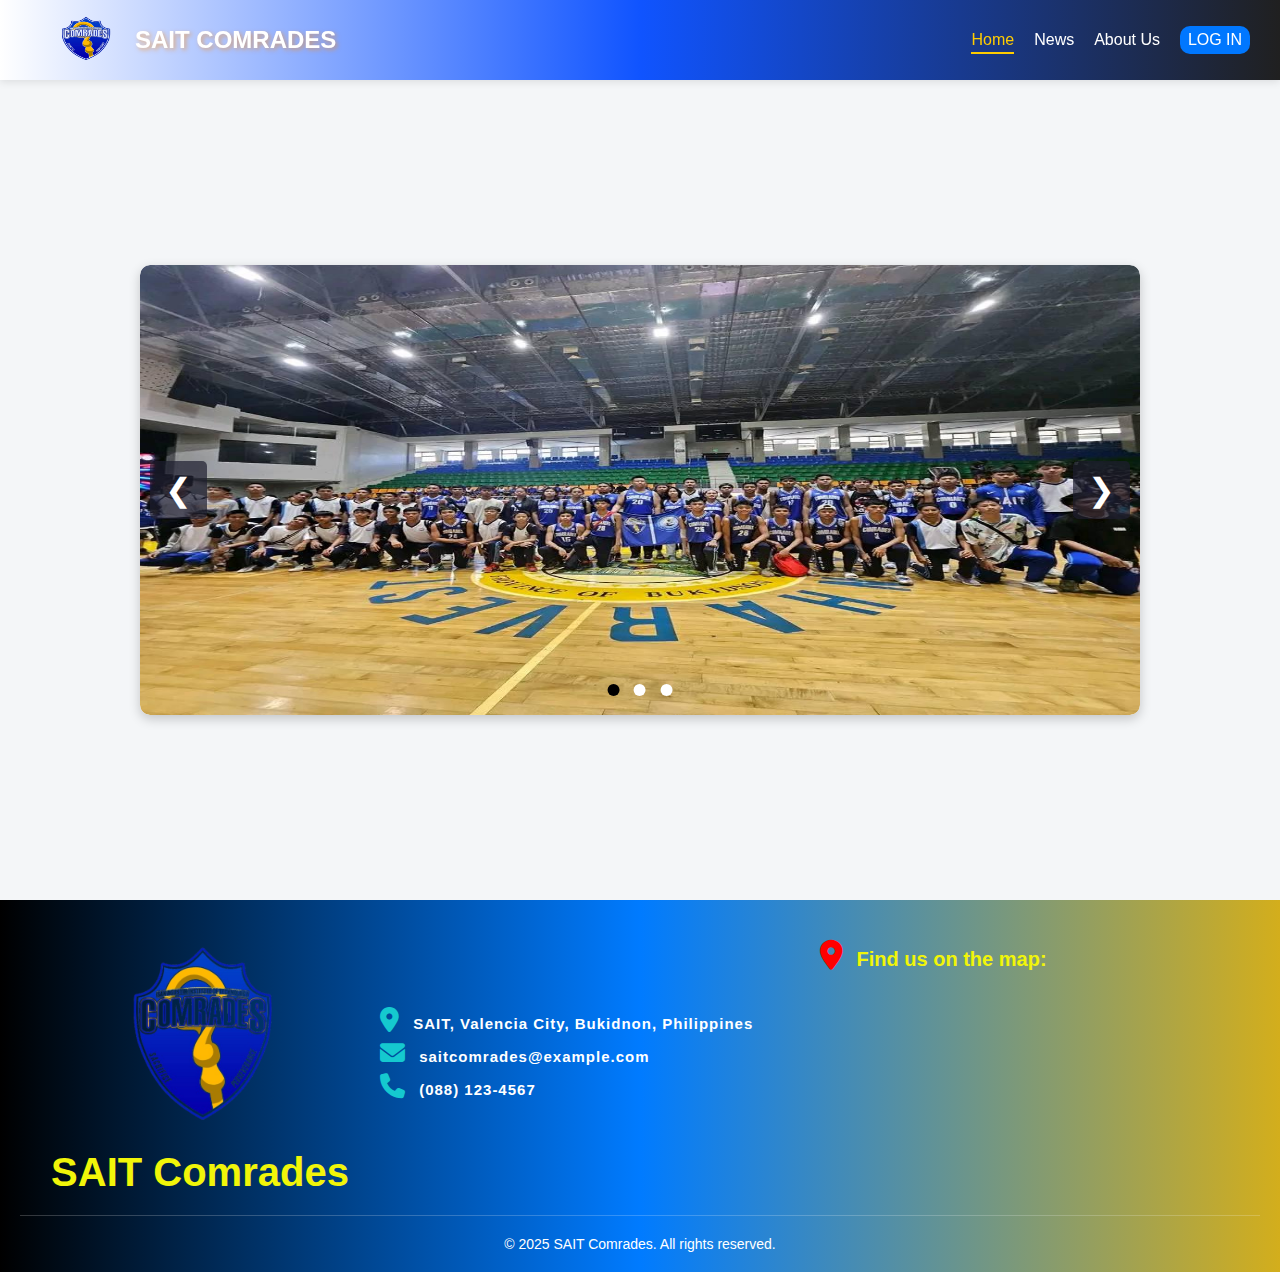
<file: index.html>
<!DOCTYPE html>
<html lang="en">
<head>
  <meta charset="UTF-8" />
  <title>SAIT Comrades</title>
  <link rel="stylesheet" href="style.css" />
  <!-- Favicon Logo -->
  <link rel="icon" href="Images/SAITComradesLOGO.png" type="image/png" />
  <link rel="stylesheet" href="https://cdnjs.cloudflare.com/ajax/libs/font-awesome/6.5.0/css/all.min.css">

</head>
<body>

<!-- Navbar -->
<header class="navbar">
  <a href="index.html" class="logo">
    <img src="Images/SAITComradesLOGO.png" alt="SAIT Logo">
    <h2>SAIT COMRADES</h2>
  </a>

  <!-- Toggler Button -->
  <button class="menu-toggle" aria-label="Toggle Menu">&#9776;</button>

  <nav class="nav-links">
   <a href="index.html" class="active">Home</a>
  <a href="news.html"class="in-active">News</a>
  <a href="about us.html" class="in-active">About Us</a>
  <a href="login.html" class="login-btn">LOG IN</a>

  </nav>
</header>


  <!-- Main Content -->
  <main class="main-content">
    <section class="carousel">
  <div class="slides">
    <img src="Images/carousel 1.jpg" class="slide active" alt="Slide 1">
    <img src="Images/carousel 2.jpg" class="slide" alt="Slide 2">
    <img src="Images/carousel 3.jpg" class="slide" alt="Slide 3">
  </div>
  
  <button class="prev">&#10094;</button>
  <button class="next">&#10095;</button>

  <div class="dots">
    <span class="dot active" onclick="setSlide(0)"></span>
    <span class="dot" onclick="setSlide(1)"></span>
    <span class="dot" onclick="setSlide(2)"></span>
  </div>
</section>
  </main>

<!-- Footer with Gradient Background, 3-Column Layout -->
<footer class="footer">
  <div class="footer-container">
    
    <!-- Left: Logo and Brand Name -->
    <div class="footer-logo">
      <img src="Images/SAITComradesLOGO.png" alt="SAIT Logo">
      <h3>SAIT Comrades</h3>
    </div>

    <!-- Center: Contact Info -->
    <div class="footer-info">
      <p><i class="fas fa-map-marker-alt"></i> SAIT, Valencia City, Bukidnon, Philippines</p>
      <p><i class="fas fa-envelope"></i> saitcomrades@example.com</p>
      <p><i class="fas fa-phone"></i> (088) 123-4567</p>
    </div>

    <!-- Right: Google Map -->
    <div class="footer-map">
      <h4><i class="fas fa-location-dot"></i> Find us on the map:</h4>
      <iframe 
        src="https://maps.google.com/maps?q=SAIT%20Valencia%20City%20Bukidnon&t=&z=17&ie=UTF8&iwloc=&output=embed" 
        width="100%" 
        height="200" 
        style="border:0;" 
        allowfullscreen="" 
        loading="lazy" 
        referrerpolicy="no-referrer-when-downgrade">
      </iframe>
    </div>
    
  </div>

  <div class="footer-bottom">
    <p>&copy; 2025 SAIT Comrades. All rights reserved.</p>
  </div>
</footer>



  <script src="script.js"></script>
</body>
</html>
</file>
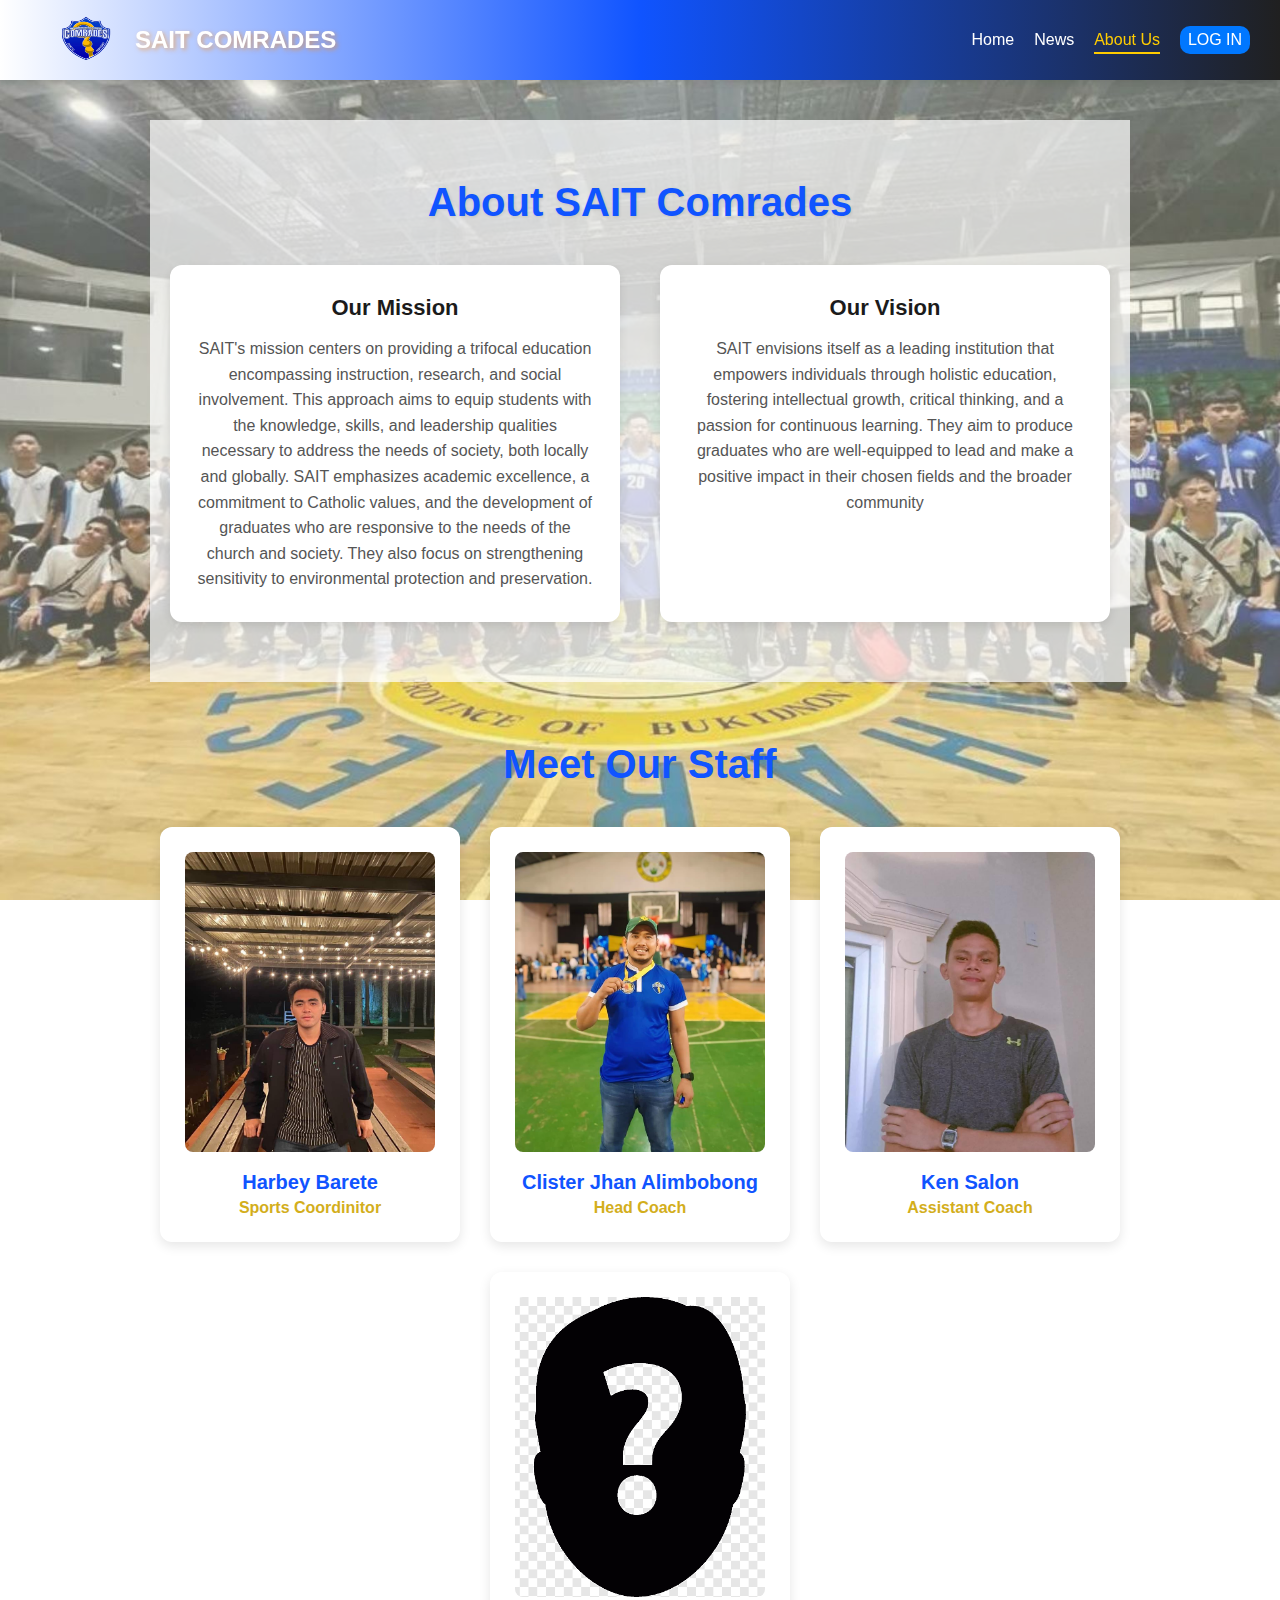
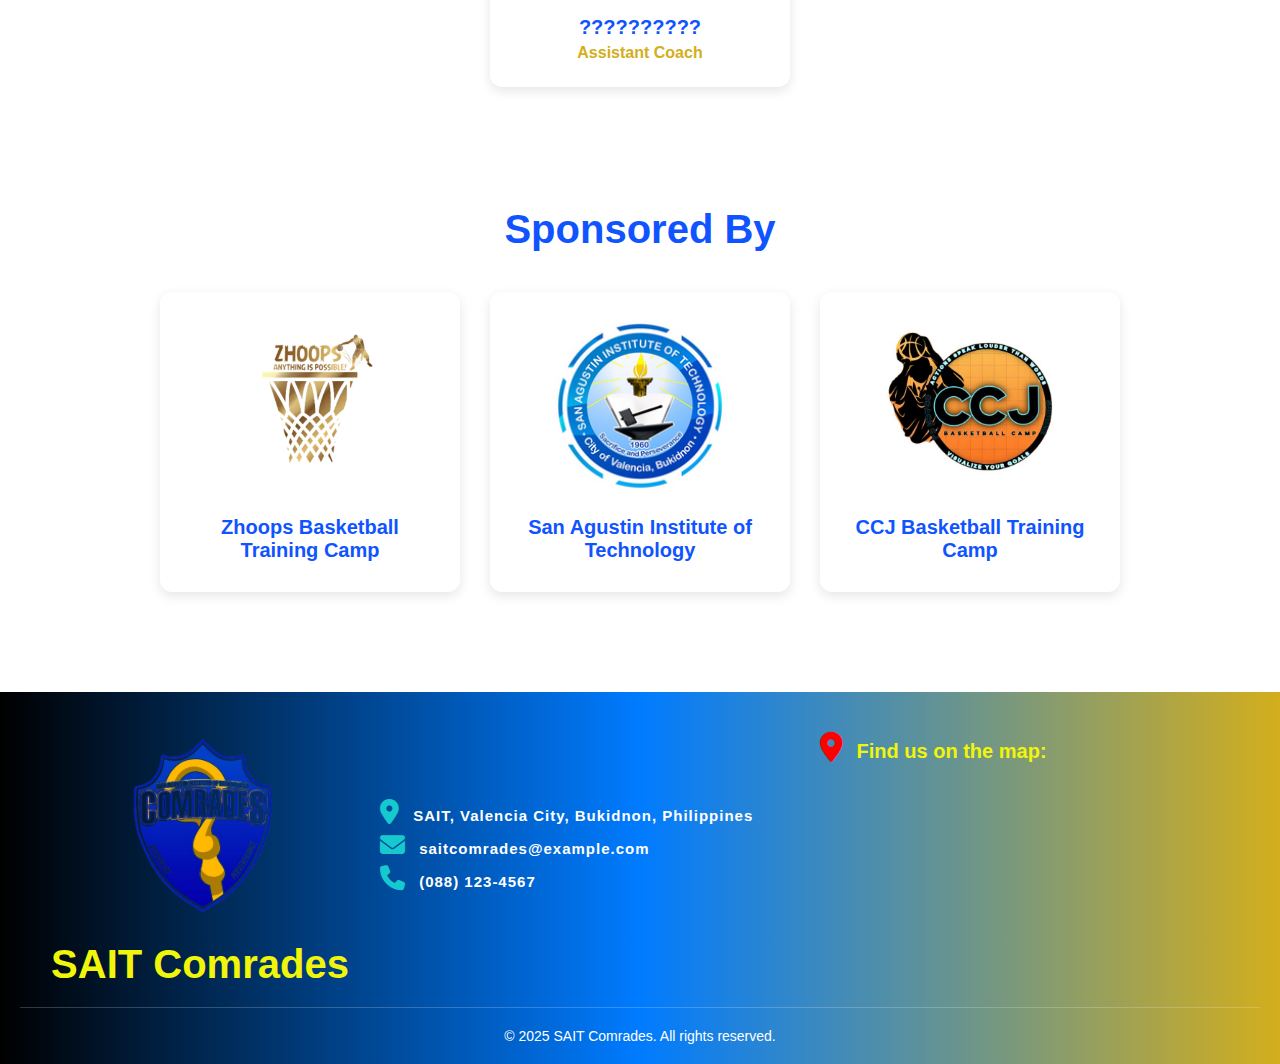
<file: about us.html>
<!DOCTYPE html>
<html lang="en">
<head>
  <meta charset="UTF-8" />
  <title>SAIT Comrades</title>
  <link rel="stylesheet" href="style.css" />
  <link rel="icon" href="Images/SAITComradesLOGO.png" type="image/png" />
  <link rel="stylesheet" href="https://cdnjs.cloudflare.com/ajax/libs/font-awesome/6.5.0/css/all.min.css" />
</head>
<body class="about-page">

<!-- Navbar -->
<header class="navbar">
  <a href="index.html" class="logo">
    <img src="Images/SAITComradesLOGO.png" alt="SAIT Logo">
    <h2>SAIT COMRADES</h2>
  </a>

  <!-- Toggler Button -->
  <button class="menu-toggle" aria-label="Toggle Menu">&#9776;</button>

  <nav class="nav-links">
    <a href="index.html"class="in-active">Home</a>
    <a href="news.html" class="in-active">News</a>
    <a href="about us.html" class="active">About Us</a>
    <a href="login.html" class="login-btn">LOG IN</a>
  </nav>
</header>

<!-- Main Content -->
<main class="main-content">
  

  <!-- About Section (Mission & Vision) -->
  <section class="about-section">
    <h2>About SAIT Comrades</h2>
    <div class="about-container">
      <div class="about-box">
        <h3>Our Mission</h3>
        <p>
         SAIT's mission centers on providing a trifocal education encompassing instruction, research, and social involvement. This approach aims
          to equip students with the knowledge, skills, and leadership qualities necessary to address the needs of society, both locally and 
          globally. SAIT emphasizes academic excellence, a commitment to Catholic values, and the development of graduates who are responsive
           to the needs of the church and society. They also focus on strengthening sensitivity to environmental protection and preservation. 

        </p>
      </div>
      <div class="about-box">
        <h3>Our Vision</h3>
        <p>
           SAIT envisions itself as a leading institution that empowers individuals through holistic education, fostering intellectual growth, 
           critical thinking, and a passion for continuous learning. They aim to produce graduates who are well-equipped to lead and make a 
           positive impact in their chosen fields and the broader community
        </p>
      </div>
    </div>
  </section>

  <!-- Staff Section -->
<section class="staff-section">
  <h2>Meet Our Staff</h2>
  <div class="staff-container">

    <!-- Sport Coordinitor -->
    <div class="staff-card">
      <img src="Images/Sport Coordinitor.jpg" alt="Head Coach">
      <h3>Harbey Barete</h3>
      <p class="role">Sports Coordinitor</p>
    </div>

    <!-- Headcoach Coach  -->
    <div class="staff-card">
      <img src="Images/headcoach.jpg" alt="Assistant Coach 1">
      <h3>Clister Jhan Alimbobong</h3>
      <p class="role">Head Coach</p>
    </div>

    <!-- Assistant Coach 2 -->
    <div class="staff-card">
      <img src="Images/Assisstantcoach.jpg" alt="Assistant Coach 1">
      <h3>Ken Salon</h3>
      <p class="role">Assistant Coach</p>
    </div>

        <!-- Assistant Coach 2 -->
    <div class="staff-card">
      <img src="Images/assisstant coach 2.png" alt="Assistant Coach 2">
      <h3>??????????</h3>
      <p class="role">Assistant Coach</p>
    </div>


  </div>
</section>

<!-- Sponsored By Section -->
<section class="sponsors-section">
  <h2>Sponsored By</h2>
  <div class="sponsors-container">

    <!-- Sponsor 1 -->
    <div class="sponsor-card">
      <img src="Images/newzhoops.jpg" alt="Sponsor 1 Logo">
      <h3>Zhoops Basketball Training Camp</h3>
      
    </div>

    <!-- Sponsor 2 -->
    <div class="sponsor-card">
      <img src="Images/SAIT.png" alt="Sponsor 2 Logo">
      <h3> San Agustin Institute of Technology</h3>
     
    </div>

    <!-- Sponsor 3 -->
    <div class="sponsor-card">
      <img src="Images/ccjcamp.jpg" alt="Sponsor 3 Logo">
      <h3>CCJ Basketball Training Camp </h3>
     
    </div>

  </div>
</section>

</main>


<!-- Footer with Gradient Background, 3-Column Layout -->
<footer class="footer">
  <div class="footer-container">
    
    <!-- Left: Logo and Brand Name -->
    <div class="footer-logo">
      <img src="Images/SAITComradesLOGO.png" alt="SAIT Logo">
      <h3>SAIT Comrades</h3>
    </div>

    <!-- Center: Contact Info -->
    <div class="footer-info">
      <p><i class="fas fa-map-marker-alt"></i> SAIT, Valencia City, Bukidnon, Philippines</p>
      <p><i class="fas fa-envelope"></i> saitcomrades@example.com</p>
      <p><i class="fas fa-phone"></i> (088) 123-4567</p>
    </div>

    <!-- Right: Google Map -->
    <div class="footer-map">
      <h4><i class="fas fa-location-dot"></i> Find us on the map:</h4>
      <iframe 
        src="https://maps.google.com/maps?q=SAIT%20Valencia%20City%20Bukidnon&t=&z=17&ie=UTF8&iwloc=&output=embed" 
        width="100%" 
        height="200" 
        style="border:0;" 
        allowfullscreen="" 
        loading="lazy" 
        referrerpolicy="no-referrer-when-downgrade">
      </iframe>
    </div>
    
  </div>

  <div class="footer-bottom">
    <p>&copy; 2025 SAIT Comrades. All rights reserved.</p>
  </div>
</footer>


<script src="script.js"></script>
</body>
</html>
</file>
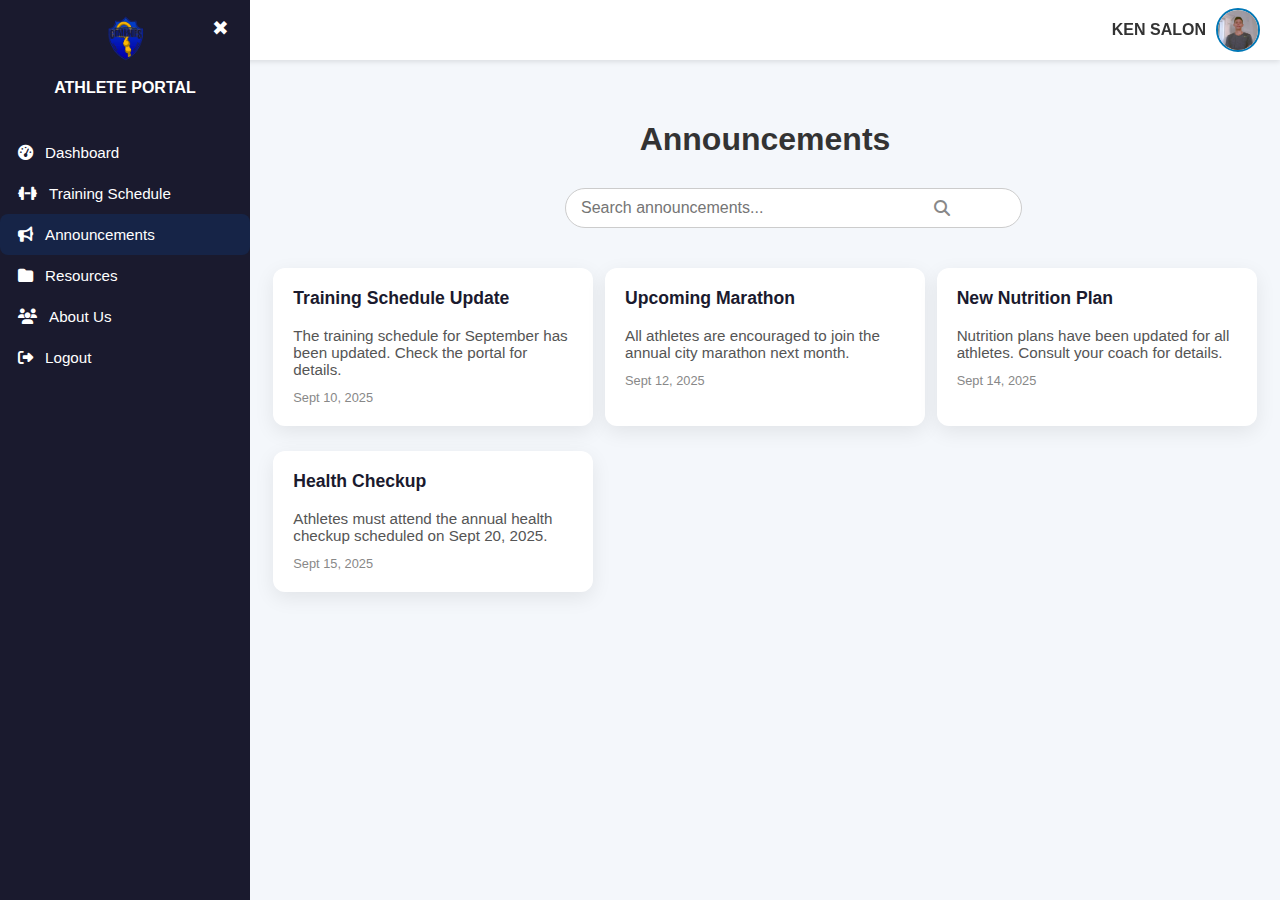
<file: announcement.html>
<!DOCTYPE html>
<html lang="en">
<head>
  <meta charset="UTF-8" />
  <title>Announcements | Athlete Portal</title>
  <link rel="stylesheet" href="announcement.css" />
  <link rel="icon" href="Images/SAITComradesLOGO.png" type="image/png" />
  <link rel="stylesheet" href="https://cdnjs.cloudflare.com/ajax/libs/font-awesome/6.5.0/css/all.min.css" />
  <meta name="viewport" content="width=device-width, initial-scale=1.0" />
</head>
<body>

  <!-- Sidebar -->
  <aside class="athlete-sidebar active">
    <div class="athlete-sidebar-header">
      <img src="Images/SAITComradesLOGO.png" alt="SAIT Logo">
      <h2>ATHLETE PORTAL</h2>
      <button class="athlete-close-btn">✖</button>
    </div>
    <nav class="athlete-sidebar-links">
      <a href="atheleteportal.html"><i class="fas fa-tachometer-alt"></i> <span>Dashboard</span></a>
      <a href="training-schedule.html"><i class="fas fa-dumbbell"></i> <span>Training Schedule</span></a>
      <a href="announcement.html" class="active"><i class="fas fa-bullhorn"></i> <span>Announcements</span></a>
      <a href="resources.html"><i class="fas fa-folder"></i> <span>Resources</span></a>
      <a href="about us.html"><i class="fas fa-users"></i> <span>About Us</span></a>
      <a href="login.html"><i class="fas fa-sign-out-alt"></i> <span>Logout</span></a>
    </nav>
  </aside>

  <!-- Top Navbar -->
  <header class="top-navbar">
    <button class="athlete-menu-toggle"><i class="fas fa-bars"></i></button>
    <div class="user-info">
      <span>KEN SALON</span>
      <img src="Images/Assisstantcoach.jpg" alt="Profile">
    </div>
  </header>

  <!-- Main Content -->
  <main>
    <div class="container">
      <h1>Announcements</h1>

      <!-- Search Bar -->
      <div class="search-bar">
        <input type="text" placeholder="Search announcements..." id="searchInput" />
        <i class="fas fa-search"></i>
      </div>

      <!-- Announcements Grid -->
      <div class="announcements-grid" id="announcementsGrid">
        <div class="announcement-card">
          <h3>Training Schedule Update</h3>
          <p>The training schedule for September has been updated. Check the portal for details.</p>
          <span class="date">Sept 10, 2025</span>
        </div>
        <div class="announcement-card">
          <h3>Upcoming Marathon</h3>
          <p>All athletes are encouraged to join the annual city marathon next month.</p>
          <span class="date">Sept 12, 2025</span>
        </div>
        <div class="announcement-card">
          <h3>New Nutrition Plan</h3>
          <p>Nutrition plans have been updated for all athletes. Consult your coach for details.</p>
          <span class="date">Sept 14, 2025</span>
        </div>
        <div class="announcement-card">
          <h3>Health Checkup</h3>
          <p>Athletes must attend the annual health checkup scheduled on Sept 20, 2025.</p>
          <span class="date">Sept 15, 2025</span>
        </div>
      </div>
    </div>
  </main>

  <!-- Scripts -->
  <script src="announcement.js"></script>
</body>
</html>
</file>
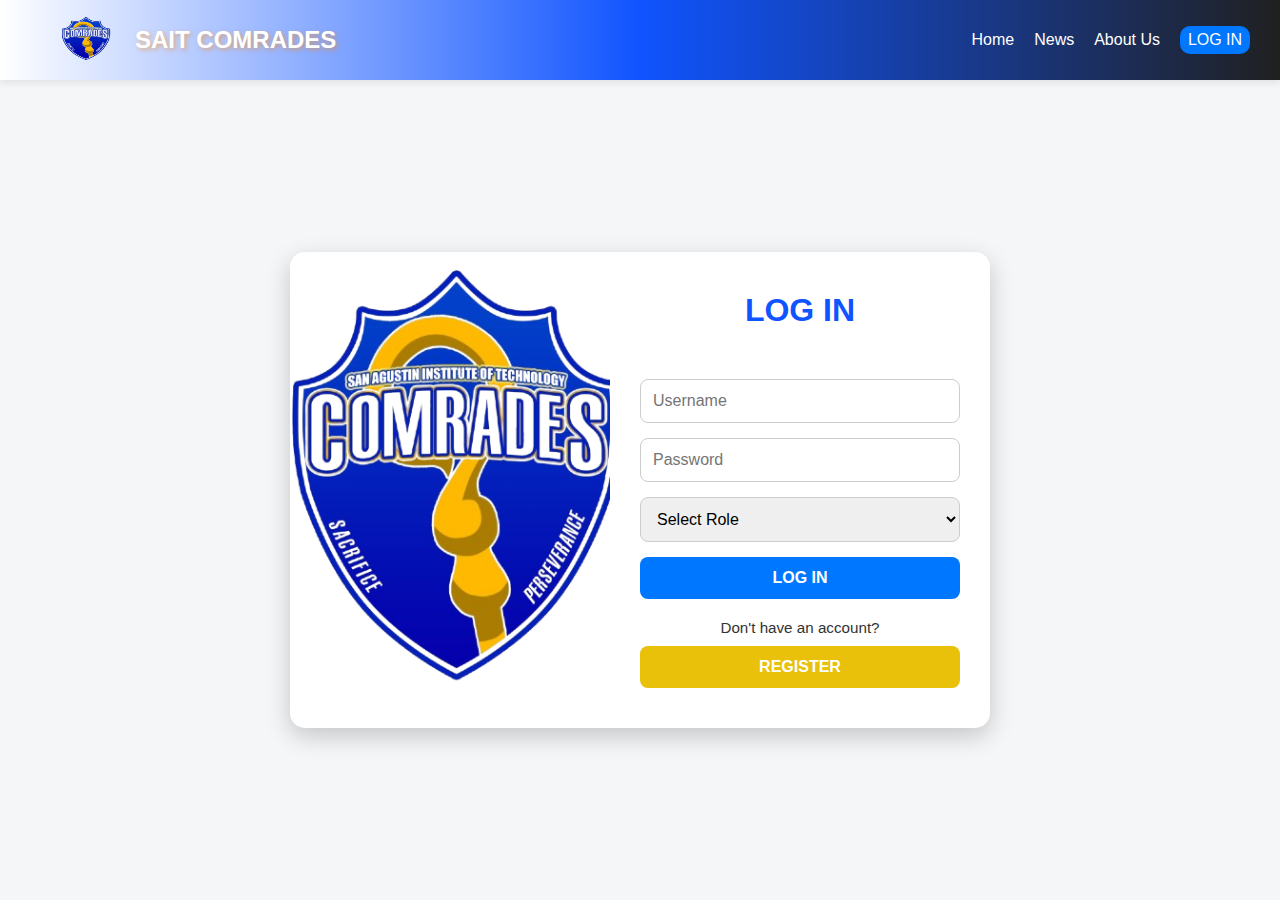
<file: login.html>
<!DOCTYPE html>
<html lang="en">
<head>
  <meta charset="UTF-8" />
  <title>Login | SAIT Comrades</title>
  <link rel="stylesheet" href="style.css" />
  <link rel="icon" href="Images/SAITComradesLOGO.png" type="image/png" />

  <!-- Font Awesome for Icons -->
  <link rel="stylesheet" href="https://cdnjs.cloudflare.com/ajax/libs/font-awesome/6.5.0/css/all.min.css" />
</head>
<body>

<!-- Navbar -->
<header class="navbar">
  <a href="index.html" class="logo">
    <img src="Images/SAITComradesLOGO.png" alt="SAIT Logo">
    <h2>SAIT COMRADES</h2>
  </a>
  <button class="menu-toggle" aria-label="Toggle Menu">&#9776;</button>
  <nav class="nav-links">
    <a href="index.html">Home</a>
    <a href="news.html">News</a>
    <a href="about us.html">About Us</a>
    <a href="login.html" class="login-btn">LOG IN</a>
  </nav>
</header>

<!-- Login Form Area -->
<main class="login-main">
  <div class="login-box">
    <div class="login-left">
      <div class="login-welcome">
        <img src="Images/SAITComradesLOGO.png" alt="Login Visual" />
      </div>
    </div>

    <div class="login-right">
      <h1>LOG IN</h1>
      <!-- ✅ Added onsubmit to trigger handleLogin -->
      <form class="login-form" onsubmit="return handleLogin(event)">
        <div class="error-message" id="error-message"></div> <!-- ✅ Added error box -->
        <input type="text" placeholder="Username" required />
        <input type="password" placeholder="Password" required />
        <select required>
          <option value="" disabled selected>Select Role</option>
          <option value="athlete">Athlete Account</option>
          <option value="assistant_coach">Assistant Coach Account</option>
          <option value="head_coach">Head Coach Account</option>
        </select>
        <button type="submit">LOG IN</button>
      </form>

      <div class="register-link">
        <p>Don't have an account?</p>
        <a href="register.html">
          <button type="button" class="register-btn">REGISTER</button>
        </a>
      </div>
    </div>
  </div>
</main>

<script src="script.js"></script>

</body>
</html>
</file>
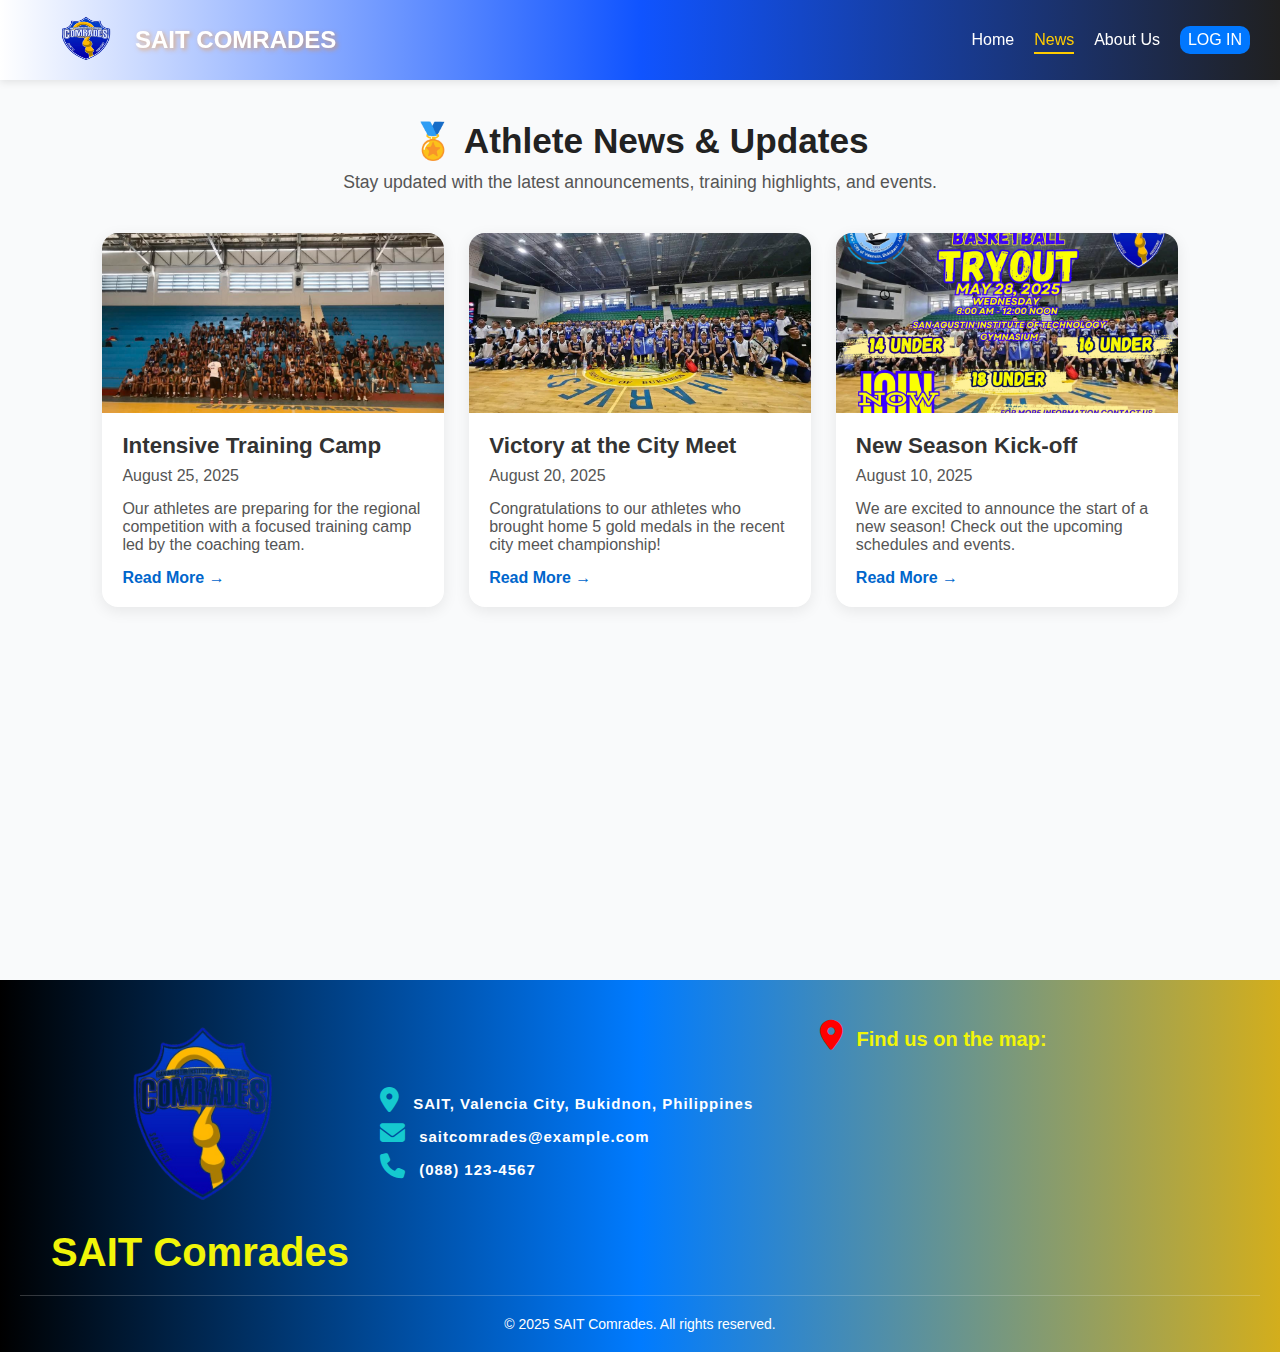
<file: news.html>
<!DOCTYPE html>
<html lang="en">
<head>
  <meta charset="UTF-8" />
  <title>Login | SAIT Comrades</title>
  <link rel="stylesheet" href="style.css" />
  <link rel="icon" href="Images/SAITComradesLOGO.png" type="image/png" />

  <!-- Font Awesome for Icons -->
  <link rel="stylesheet" href="https://cdnjs.cloudflare.com/ajax/libs/font-awesome/6.5.0/css/all.min.css" />
</head>
<body>

<!-- Navbar -->
<header class="navbar">
  <a href="index.html" class="logo">
    <img src="Images/SAITComradesLOGO.png" alt="SAIT Logo">
    <h2>SAIT COMRADES</h2>
  </a>
  <button class="menu-toggle" aria-label="Toggle Menu">&#9776;</button>
  <nav class="nav-links">
    <a href="index.html" class="in-active">Home</a>
    <a href="news.html" class="active">News</a>
    <a href="about us.html" class="in-active">About Us</a>
    <a href="login.html" class="login-btn">LOG IN</a>
  </nav>
</header>

<!-- News Content Area -->
<main class="news-main">
  <section class="news-header">
    <h1>🏅 Athlete News & Updates</h1>
    <p>Stay updated with the latest announcements, training highlights, and events.</p>
  </section>

  <section class="news-grid">
    <!-- News Card 1 -->
    <article class="news-card">
      <img src="Images/carousel 2.jpg" alt="Training Session">
      <div class="news-content">
        <h2>Intensive Training Camp</h2>
        <p class="news-date">August 25, 2025</p>
        <p>Our athletes are preparing for the regional competition with a focused training camp led by the coaching team.</p>
        <a href="#" class="read-more">Read More →</a>
      </div>
    </article>

    <!-- News Card 2 -->
    <article class="news-card">
      <img src="Images/carousel 1.jpg" alt="Competition">
      <div class="news-content">
        <h2>Victory at the City Meet</h2>
        <p class="news-date">August 20, 2025</p>
        <p>Congratulations to our athletes who brought home 5 gold medals in the recent city meet championship!</p>
        <a href="#" class="read-more">Read More →</a>
      </div>
    </article>

    <!-- News Card 3 -->
    <article class="news-card">
      <img src="Images/carousel 3.jpg" alt="Announcement">
      <div class="news-content">
        <h2>New Season Kick-off</h2>
        <p class="news-date">August 10, 2025</p>
        <p>We are excited to announce the start of a new season! Check out the upcoming schedules and events.</p>
        <a href="#" class="read-more">Read More →</a>
      </div>
    </article>
  </section>
</main>


<!-- Footer with Gradient Background, 3-Column Layout -->
<footer class="footer">
  <div class="footer-container">
    
    <!-- Left: Logo and Brand Name -->
    <div class="footer-logo">
      <img src="Images/SAITComradesLOGO.png" alt="SAIT Logo">
      <h3>SAIT Comrades</h3>
    </div>

    <!-- Center: Contact Info -->
    <div class="footer-info">
      <p><i class="fas fa-map-marker-alt"></i> SAIT, Valencia City, Bukidnon, Philippines</p>
      <p><i class="fas fa-envelope"></i> saitcomrades@example.com</p>
      <p><i class="fas fa-phone"></i> (088) 123-4567</p>
    </div>

    <!-- Right: Google Map -->
    <div class="footer-map">
      <h4><i class="fas fa-location-dot"></i> Find us on the map:</h4>
      <iframe 
        src="https://maps.google.com/maps?q=SAIT%20Valencia%20City%20Bukidnon&t=&z=17&ie=UTF8&iwloc=&output=embed" 
        width="100%" 
        height="200" 
        style="border:0;" 
        allowfullscreen="" 
        loading="lazy" 
        referrerpolicy="no-referrer-when-downgrade">
      </iframe>
    </div>
    
  </div>

  <div class="footer-bottom">
    <p>&copy; 2025 SAIT Comrades. All rights reserved.</p>
  </div>
</footer>



<script src="script.js"></script>

</body>
</html>
</file>
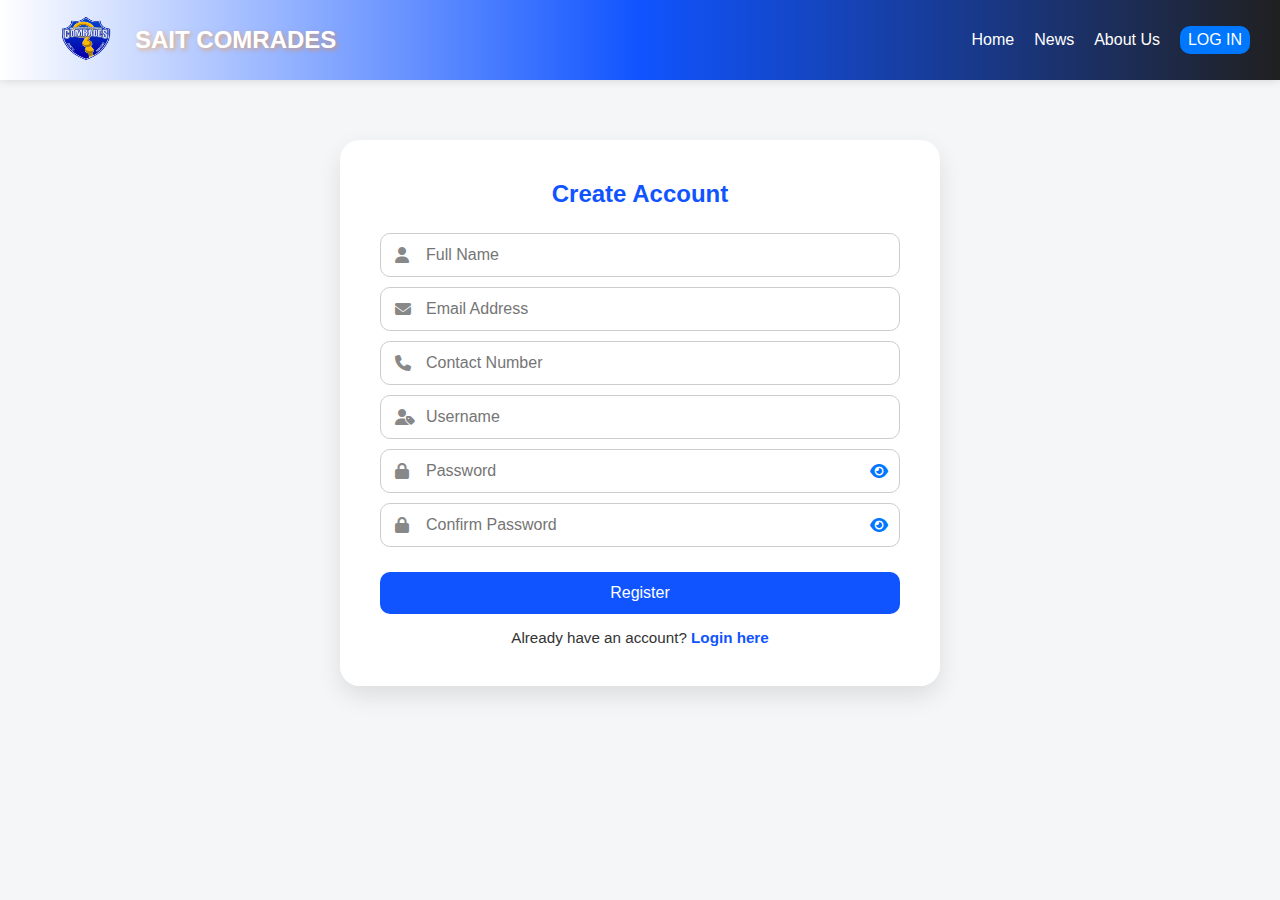
<file: register.html>
<!DOCTYPE html>
<html lang="en">
<head>
  <meta charset="UTF-8" />
  <title>Register | SAIT Comrades</title>
  <link rel="stylesheet" href="style.css" />
  <link rel="icon" href="Images/SAITComradesLOGO.png" type="image/png" />
  <link rel="stylesheet" href="https://cdnjs.cloudflare.com/ajax/libs/font-awesome/6.4.0/css/all.min.css" />
  <meta name="viewport" content="width=device-width, initial-scale=1.0" />
</head>
<body>

<!-- Navbar -->
<header class="navbar">
  <a href="index.html" class="logo">
    <img src="Images/SAITComradesLOGO.png" alt="SAIT Logo">
    <h2>SAIT COMRADES</h2>
  </a>
  <button class="menu-toggle" aria-label="Toggle Menu">&#9776;</button>
  <nav class="nav-links">
    <a href="index.html">Home</a>
    <a href="news.html">News</a>
    <a href="about us.html">About Us</a>
    <a href="login.html" class="login-btn">LOG IN</a>
  </nav>
</header>

<!-- Register Form -->
<main class="register-container">
  <form class="register-form" onsubmit="return handleRegister(event)">
    <h2>Create Account</h2>

    <div class="error-message" id="error-message"></div>
    <div class="success-message" id="success-message"></div>

    <div class="input-icon">
      <i class="fas fa-user"></i>
      <input type="text" placeholder="Full Name" required />
    </div>

    <div class="input-icon">
      <i class="fas fa-envelope"></i>
      <input type="email" placeholder="Email Address" required />
    </div>

    <div class="input-icon">
      <i class="fas fa-phone"></i>
      <input type="text" placeholder="Contact Number" required oninput="validateNumber(this)" maxlength="11" />
    </div>

    <div class="input-icon">
      <i class="fas fa-user-tag"></i>
      <input type="text" placeholder="Username" required />
    </div>

    <div class="input-icon password-wrapper">
      <i class="fas fa-lock"></i>
      <input type="password" id="password" placeholder="Password" required />
      <i class="fas fa-eye toggle-password" onclick="togglePassword('password', this)"></i>
    </div>

    <div class="input-icon password-wrapper">
      <i class="fas fa-lock"></i>
      <input type="password" id="confirm-password" placeholder="Confirm Password" required />
      <i class="fas fa-eye toggle-password" onclick="togglePassword('confirm-password', this)"></i>
    </div>

    <button type="submit">Register</button>
    <p>Already have an account? <a href="login.html">Login here</a></p>
  </form>
</main>


  <script src="script.js"></script>
</body>
</html>
</file>
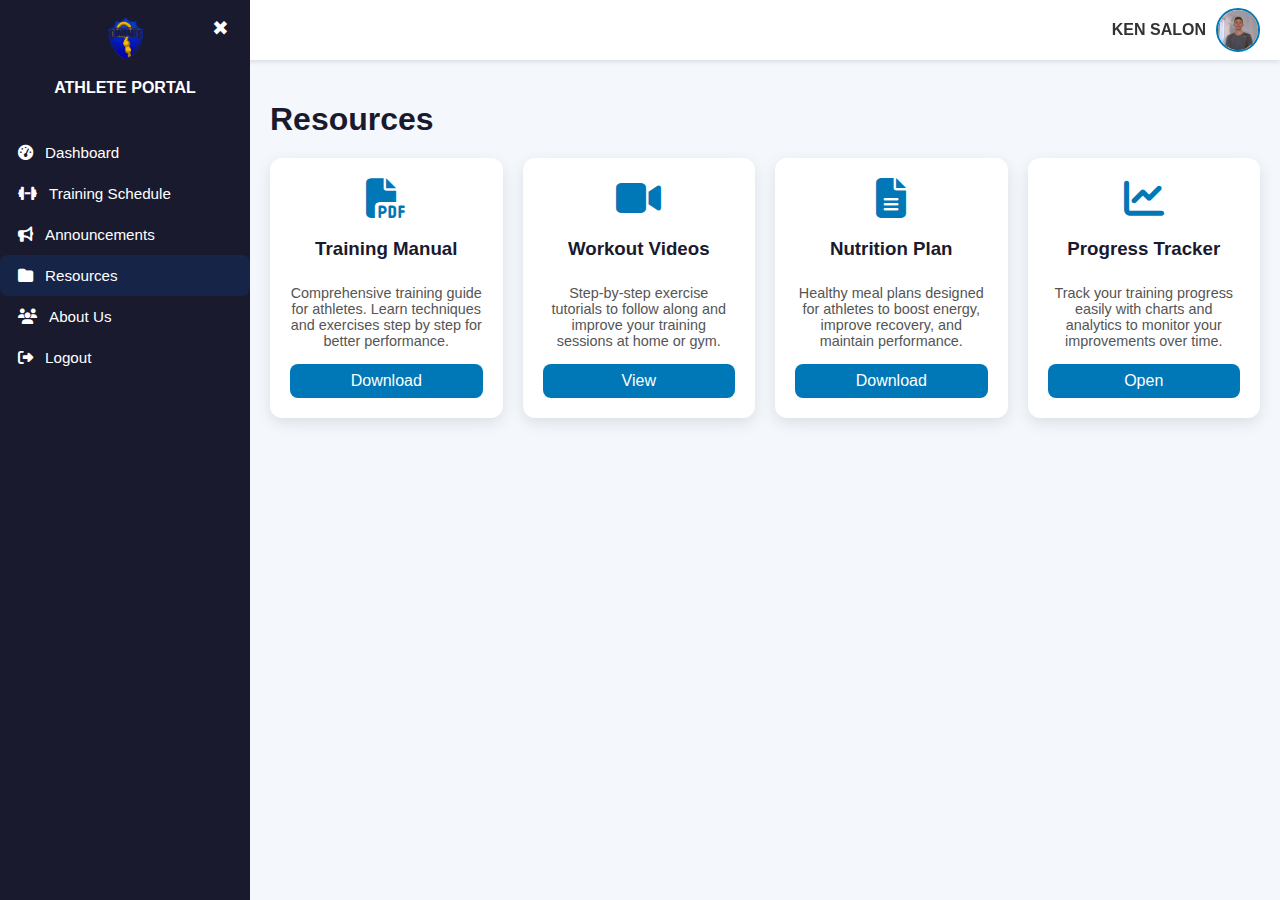
<file: resources.html>
<!DOCTYPE html>
<html lang="en">
<head>
  <meta charset="UTF-8" />
  <title>Resources | Athlete Portal</title>
  <link rel="stylesheet" href="styleesources.css" />
  <link rel="icon" href="Images/SAITComradesLOGO.png" type="image/png" />
  <link rel="stylesheet" href="https://cdnjs.cloudflare.com/ajax/libs/font-awesome/6.5.0/css/all.min.css" />
  <meta name="viewport" content="width=device-width, initial-scale=1.0" />
</head>
<body>

  <!-- Sidebar -->
  <aside class="athlete-sidebar active">
    <div class="athlete-sidebar-header">
      <img src="Images/SAITComradesLOGO.png" alt="SAIT Logo">
      <h2>ATHLETE PORTAL</h2>
      <button class="athlete-close-btn">✖</button>
    </div>
    <nav class="athlete-sidebar-links">
      <a href="atheleteportal.html"><i class="fas fa-tachometer-alt"></i> <span>Dashboard</span></a>
      <a href="training-schedule.html"><i class="fas fa-dumbbell"></i> <span>Training Schedule</span></a>
      <a href="announcement.html"><i class="fas fa-bullhorn"></i> <span>Announcements</span></a>
      <a href="resources.html" class="active"><i class="fas fa-folder"></i> <span>Resources</span></a>
      <a href="about us.html"><i class="fas fa-users"></i> <span>About Us</span></a>
      <a href="login.html"><i class="fas fa-sign-out-alt"></i> <span>Logout</span></a>
    </nav>
  </aside>

  <!-- Top Navbar -->
  <header class="top-navbar">
    <button class="athlete-menu-toggle"><i class="fas fa-bars"></i></button>
    <div class="user-info">
      <span>KEN SALON</span>
      <img src="Images/Assisstantcoach.jpg" alt="Profile">
    </div>
  </header>

  <!-- Main Content -->
  <main>
    <div class="resources-container">
      <h1>Resources</h1>
      <div class="resource-cards">
        <div class="card">
          <i class="fas fa-file-pdf"></i>
          <h3>Training Manual</h3>
          <p>Comprehensive training guide for athletes. Learn techniques and exercises step by step for better performance.</p>
          <a href="#" class="resource-btn" data-resource="Training Manual">Download</a>
        </div>
        <div class="card">
          <i class="fas fa-video"></i>
          <h3>Workout Videos</h3>
          <p>Step-by-step exercise tutorials to follow along and improve your training sessions at home or gym.</p>
          <a href="#" class="resource-btn" data-resource="Workout Videos">View</a>
        </div>
        <div class="card">
          <i class="fas fa-file-alt"></i>
          <h3>Nutrition Plan</h3>
          <p>Healthy meal plans designed for athletes to boost energy, improve recovery, and maintain performance.</p>
          <a href="#" class="resource-btn" data-resource="Nutrition Plan">Download</a>
        </div>
        <div class="card">
          <i class="fas fa-chart-line"></i>
          <h3>Progress Tracker</h3>
          <p>Track your training progress easily with charts and analytics to monitor your improvements over time.</p>
          <a href="#" class="resource-btn" data-resource="Progress Tracker">Open</a>
        </div>
      </div>
    </div>
  </main>

  <!-- Scripts -->
  <script src="script resources.js"></script>
</body>
</html>
</file>
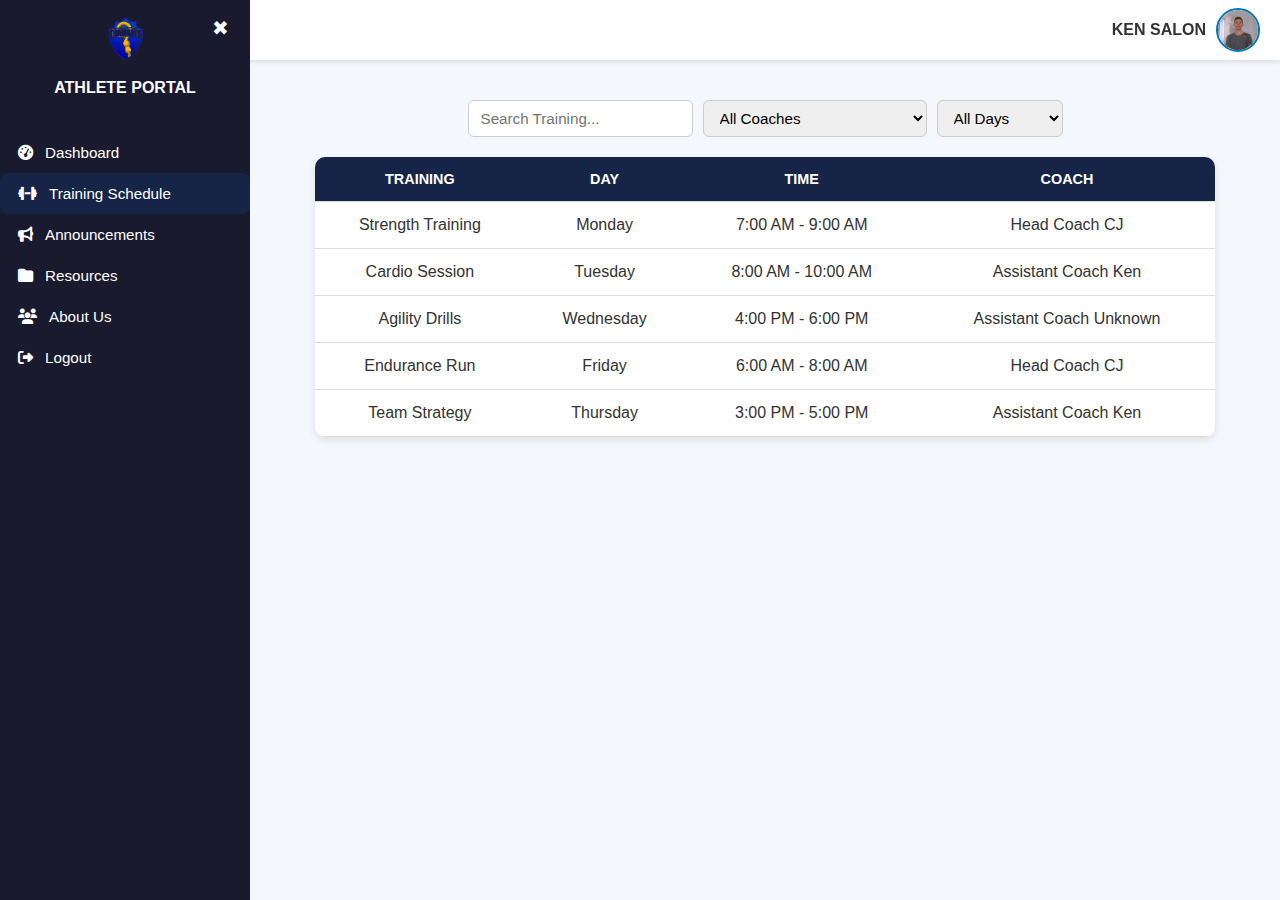
<file: training-schedule.html>
<!DOCTYPE html>
<html lang="en">
<head>
  <meta charset="UTF-8" />
  <title>Athlete Dashboard | SAIT Comrades</title>
  <link rel="stylesheet" href="styletraining.css" />
  <link rel="icon" href="Images/SAITComradesLOGO.png" type="image/png" />
  <link rel="stylesheet" href="https://cdnjs.cloudflare.com/ajax/libs/font-awesome/6.5.0/css/all.min.css" />
  <meta name="viewport" content="width=device-width, initial-scale=1.0" />
</head>
<body>

   <!-- Sidebar -->
  <aside class="athlete-sidebar active">
    <div class="athlete-sidebar-header">
      <img src="Images/SAITComradesLOGO.png" alt="SAIT Logo">
      <h2>ATHLETE PORTAL</h2>
      <button class="athlete-close-btn">✖</button>
    </div>
    <nav class="athlete-sidebar-links">
      <a href="atheleteportal.html" ><i class="fas fa-tachometer-alt"></i> <span>Dashboard</span></a>
      <a href="training-schedule.html" class="active"><i class="fas fa-dumbbell"></i> <span>Training Schedule</span></a>
      <a href="announcement.html"><i class="fas fa-bullhorn"></i> <span>Announcements</span></a>
      <a href="resources.html"><i class="fas fa-folder"></i> <span>Resources</span></a>
      <a href="about us.html"><i class="fas fa-users"></i> <span>About Us</span></a>
      <a href="login.html"><i class="fas fa-sign-out-alt"></i> <span>Logout</span></a>
    </nav>
  </aside>

  <!-- Top Navbar -->
  <header class="top-navbar">
    <button class="athlete-menu-toggle"><i class="fas fa-bars"></i></button>
    <div class="user-info">
      <span>KEN SALON</span>
      <img src="Images/Assisstantcoach.jpg" alt="Profile">
    </div>
  </header>

  <main>
    <section class="controls">
      <input type="text" id="searchTraining" placeholder="Search Training..." />
      <select id="filterCoach">
        <option value="all">All Coaches</option>
        <option value="cj">Head Coach CJ</option>
        <option value="ken">Assistant Coach Ken</option>
        <option value="unknown">Assistant Coach Unknown</option>
      </select>
      <select id="filterDay">
        <option value="all">All Days</option>
        <option value="monday">Monday</option>
        <option value="tuesday">Tuesday</option>
        <option value="wednesday">Wednesday</option>
        <option value="thursday">Thursday</option>
        <option value="friday">Friday</option>
      </select>
    </section>

    <section class="schedule-table">
      <table>
        <thead>
          <tr>
            <th>Training</th>
            <th>Day</th>
            <th>Time</th>
            <th>Coach</th>
          </tr>
        </thead>
        <tbody id="scheduleBody">
          <tr data-training="Strength Training" data-coach="cj" data-day="monday">
            <td>Strength Training</td>
            <td>Monday</td>
            <td>7:00 AM - 9:00 AM</td>
            <td>Head Coach CJ</td>
          </tr>
          <tr data-training="Cardio Session" data-coach="ken" data-day="tuesday">
            <td>Cardio Session</td>
            <td>Tuesday</td>
            <td>8:00 AM - 10:00 AM</td>
            <td>Assistant Coach Ken</td>
          </tr>
          <tr data-training="Agility Drills" data-coach="unknown" data-day="wednesday">
            <td>Agility Drills</td>
            <td>Wednesday</td>
            <td>4:00 PM - 6:00 PM</td>
            <td>Assistant Coach Unknown</td>
          </tr>
          <tr data-training="Endurance Run" data-coach="cj" data-day="friday">
            <td>Endurance Run</td>
            <td>Friday</td>
            <td>6:00 AM - 8:00 AM</td>
            <td>Head Coach CJ</td>
          </tr>
          <tr data-training="Team Strategy" data-coach="ken" data-day="thursday">
            <td>Team Strategy</td>
            <td>Thursday</td>
            <td>3:00 PM - 5:00 PM</td>
            <td>Assistant Coach Ken</td>
          </tr>
        </tbody>
      </table>
    </section>
  </main>

  <script src="script training.js"></script>
</body>
</html>
</file>
<file: announcement.css>
/* General Styles */
body {
  margin: 0;
  font-family: "Segoe UI", Tahoma, Geneva, Verdana, sans-serif;
  background: #f4f7fb;
  color: #333;
}
h1 {
  font-size: 2rem;
  text-align: center;
  margin-bottom: 30px;
}

/* Container */
.container {
  padding: 100px 20px 40px 20px;
  max-width: 1200px;
  margin: 0 auto;
  text-align: center;
}

/* Search Bar */
.search-bar {
  position: relative;
  margin: 0 auto 40px;
  max-width: 400px;
}
.search-bar input {
  width: 100%;
  padding: 10px 40px 10px 15px;
  border-radius: 25px;
  border: 1px solid #ccc;
  font-size: 1rem;
  outline: none;
}
.search-bar i {
  position: absolute;
  right: 15px;
  top: 50%;
  transform: translateY(-50%);
  color: #888;
}
/* Announcements Grid */
.announcements-grid {
  display: grid;
  grid-template-columns: repeat(auto-fit, minmax(250px, 1fr)); /* smaller cards */
  gap: 25px;
  justify-items: center; /* center cards */
  padding: 0 10px;
}

/* Announcement Card */
.announcement-card {
  background: #fff;
  padding: 20px;
  border-radius: 12px;
  box-shadow: 0 6px 20px rgba(0,0,0,0.08);
  transition: transform 0.3s, box-shadow 0.3s;
  width: 100%;
  max-width: 280px; /* smaller card width */
  text-align: left;
}

.announcement-card:hover {
  transform: translateY(-5px);
  box-shadow: 0 10px 25px rgba(0,0,0,0.12);
}

.announcement-card h3 {
  margin-top: 0;
  color: #1a1a2e;
  font-size: 1.1rem;
}

.announcement-card p {
  color: #555;
  margin: 10px 0;
  font-size: 0.95rem;
}

.announcement-card .date {
  font-size: 0.8rem;
  color: #888;
}

body {
  margin: 0;
  font-family: "Segoe UI", Tahoma, Geneva, Verdana, sans-serif;
  background: #f4f7fb;
  color: #333;
}

/* Sidebar */
.athlete-sidebar {
  position: fixed;
  top: 0;
  left: -250px;
  width: 250px;
  height: 100%;
  background: #1a1a2e;
  color: #fff;
  transition: left 0.3s ease;
  z-index: 1000;
}
.athlete-sidebar.active {
  left: 0;
}
.athlete-sidebar-header {
  text-align: center;
  padding: 15px;
  position: relative;
}
.athlete-sidebar-header img {
  width: 50px;
  margin-bottom: 10px;
}
.athlete-sidebar-header h2 {
  font-size: 1rem;
  margin: 0;
}
.athlete-close-btn {
  position: absolute;
  top: 15px;
  right: 15px;
  background: transparent;
  border: none;
  color: #fff;
  font-size: 20px;
  cursor: pointer;
}
.athlete-sidebar-links {
  display: flex;
  flex-direction: column;
  margin-top: 20px;
}
.athlete-sidebar-links a {
  color: #fff;
  text-decoration: none;
  padding: 12px 18px;
  border-radius: 8px;
  display: flex;
  align-items: center;
  gap: 12px;
  font-size: 0.95rem;
  transition: background 0.3s;
}
.athlete-sidebar-links a:hover,
.athlete-sidebar-links a.active {
  background: #162447;
}

/* Top Navbar */
.top-navbar {
  height: 60px;
  background: #fff;
  display: flex;
  justify-content: space-between;
  align-items: center;
  padding: 0 20px;
  position: fixed;
  top: 0;
  left: 0;
  right: 0;
  box-shadow: 0 2px 5px rgba(0,0,0,0.1);
  z-index: 900;
}
.top-navbar .athlete-menu-toggle {
  font-size: 22px;
  background: #1a1a2e;
  color: #fff;
  border: none;
  padding: 8px 12px;
  border-radius: 5px;
  cursor: pointer;
}
.top-navbar .user-info {
  display: flex;
  align-items: center;
  gap: 10px;
}
.top-navbar .user-info span {
  font-weight: 600;
}
.top-navbar .user-info img {
  width: 40px;
  height: 40px;
  border-radius: 50%;
  object-fit: cover;
  border: 2px solid #0077b6;
}
</file>
<file: styleesources.css>
body {
  margin: 0;
  font-family: "Segoe UI", Tahoma, Geneva, Verdana, sans-serif;
  background: #f4f7fb;
  color: #333;
}

/* Sidebar (same as before) */
.athlete-sidebar {
  position: fixed;
  top: 0;
  left: -250px;
  width: 250px;
  height: 100%;
  background: #1a1a2e;
  color: #fff;
  transition: left 0.3s ease;
  z-index: 1000;
}
.athlete-sidebar.active { left: 0; }
.athlete-sidebar-header { text-align: center; padding: 15px; position: relative; }
.athlete-sidebar-header img { width: 50px; margin-bottom: 10px; }
.athlete-sidebar-header h2 { font-size: 1rem; margin: 0; }
.athlete-close-btn { position: absolute; top: 15px; right: 15px; background: transparent; border: none; color: #fff; font-size: 20px; cursor: pointer; }
.athlete-sidebar-links { display: flex; flex-direction: column; margin-top: 20px; }
.athlete-sidebar-links a { color: #fff; text-decoration: none; padding: 12px 18px; border-radius: 8px; display: flex; align-items: center; gap: 12px; font-size: 0.95rem; transition: background 0.3s; }
.athlete-sidebar-links a:hover,
.athlete-sidebar-links a.active { background: #162447; }

/* Top Navbar */
.top-navbar {
  height: 60px;
  background: #fff;
  display: flex;
  justify-content: space-between;
  align-items: center;
  padding: 0 20px;
  position: fixed;
  top: 0;
  left: 0;
  right: 0;
  box-shadow: 0 2px 5px rgba(0,0,0,0.1);
  z-index: 900;
}
.top-navbar .athlete-menu-toggle {
  font-size: 22px;
  background: #1a1a2e;
  color: #fff;
  border: none;
  padding: 8px 12px;
  border-radius: 5px;
  cursor: pointer;
}
.top-navbar .user-info { display: flex; align-items: center; gap: 10px; }
.top-navbar .user-info span { font-weight: 600; }
.top-navbar .user-info img { width: 40px; height: 40px; border-radius: 50%; object-fit: cover; border: 2px solid #0077b6; }

/* Main Content */
main {
  margin-left: 250px;
  padding: 80px 20px 20px 20px;
}
.resources-container h1 { margin-bottom: 20px; color: #1a1a2e; }

/* Resource Cards */
.resource-cards {
  display: grid;
  grid-template-columns: repeat(auto-fit, minmax(220px, 1fr));
  gap: 20px;
}
.card {
  background: #fff;
  border-radius: 12px;
  padding: 20px;
  box-shadow: 0 5px 15px rgba(0,0,0,0.1);
  text-align: center;
  transition: transform 0.3s, box-shadow 0.3s;
  display: flex;
  flex-direction: column;
}
.card i {
  font-size: 40px;
  color: #0077b6;
  margin-bottom: 10px;
}
.card h3 { margin: 10px 0; color: #1a1a2e; }
.card p { font-size: 0.9rem; color: #555; margin-bottom: auto; }

/* Align button at bottom */
.card a {
  text-decoration: none;
  color: #fff;
  background: #0077b6;
  padding: 8px 16px;
  border-radius: 8px;
  transition: background 0.3s;
  margin-top: 15px;
}
.card a:hover { background: #005f87; }
.card:hover { transform: translateY(-5px); box-shadow: 0 8px 20px rgba(0,0,0,0.15); }
</file>
<file: styletraining.css>
body {
  margin: 0;
  font-family: "Segoe UI", Tahoma, Geneva, Verdana, sans-serif;
  background: #f4f7fb;
  color: #333;
}

/* Sidebar */
.athlete-sidebar {
  position: fixed;
  top: 0;
  left: -250px;
  width: 250px;
  height: 100%;
  background: #1a1a2e;
  color: #fff;
  transition: left 0.3s ease;
  z-index: 1000;
}
.athlete-sidebar.active {
  left: 0;
}
.athlete-sidebar-header {
  text-align: center;
  padding: 15px;
  position: relative;
}
.athlete-sidebar-header img {
  width: 50px;
  margin-bottom: 10px;
}
.athlete-sidebar-header h2 {
  font-size: 1rem;
  margin: 0;
}
.athlete-close-btn {
  position: absolute;
  top: 15px;
  right: 15px;
  background: transparent;
  border: none;
  color: #fff;
  font-size: 20px;
  cursor: pointer;
}
.athlete-sidebar-links {
  display: flex;
  flex-direction: column;
  margin-top: 20px;
}
.athlete-sidebar-links a {
  color: #fff;
  text-decoration: none;
  padding: 12px 18px;
  border-radius: 8px;
  display: flex;
  align-items: center;
  gap: 12px;
  font-size: 0.95rem;
  transition: background 0.3s;
}
.athlete-sidebar-links a:hover,
.athlete-sidebar-links a.active {
  background: #162447;
}

/* Top Navbar */
.top-navbar {
  height: 60px;
  background: #fff;
  display: flex;
  justify-content: space-between;
  align-items: center;
  padding: 0 20px;
  position: fixed;
  top: 0;
  left: 0;
  right: 0;
  box-shadow: 0 2px 5px rgba(0,0,0,0.1);
  z-index: 900;
}
.top-navbar .athlete-menu-toggle {
  font-size: 22px;
  background: #1a1a2e;
  color: #fff;
  border: none;
  padding: 8px 12px;
  border-radius: 5px;
  cursor: pointer;
}
.top-navbar .user-info {
  display: flex;
  align-items: center;
  gap: 10px;
}
.top-navbar .user-info span {
  font-weight: 600;
}
.top-navbar .user-info img {
  width: 40px;
  height: 40px;
  border-radius: 50%;
  object-fit: cover;
  border: 2px solid #0077b6;
}

/* Main Content */
main {
  padding: 80px 20px 20px; /* space for navbar */
  transition: margin-left 0.3s ease;
  margin-left: 250px; /* default sidebar open */
}
.athlete-sidebar:not(.active) ~ main {
  margin-left: 0;
}


.athlete-sidebar:not(.active) ~ main { margin-left: 0; }

.page-title {
  font-size: 1.8rem; font-weight: 600; margin-bottom: 20px; color: #1a1a2e;
}
.controls {
  display: flex;
  gap: 10px;
  justify-content: center;
  margin: 20px;
  flex-wrap: wrap;
}

.controls input,
.controls select {
  padding: 8px 12px;
  border: 1px solid #ccc;
  border-radius: 6px;
  font-size: 0.95rem;
}

.schedule-table {
  margin: 20px auto;
  max-width: 900px;
  background: #fff;
  border-radius: 10px;
  box-shadow: 0 3px 8px rgba(0,0,0,0.1);
  overflow: hidden;
}

.schedule-table table {
  width: 100%;
  border-collapse: collapse;
}

.schedule-table th,
.schedule-table td {
  padding: 14px 18px;
  border-bottom: 1px solid #ddd;
  text-align: center;
}

.schedule-table th {
  background: #162447;
  color: #fff;
  text-transform: uppercase;
  font-size: 0.9rem;
}

.schedule-table tr:hover {
  background: #f1f1f1;
}
</file>
<file: style.css>
/* Base Reset */
* {
  margin: 0;
  padding: 0;
  box-sizing: border-box;
}

/* Body Styling */
body {
  font-family: 'Segoe UI', Tahoma, Geneva, Verdana, sans-serif;
  background-color: #f4f6f8;
  color: #333;
}

/* Base Reset */
* {
  margin: 0;
  padding: 0;
  box-sizing: border-box;
}

/* Body Styling */
body {
  font-family: 'Segoe UI', Tahoma, Geneva, Verdana, sans-serif;
  /* background: url('Images/BackgroundImage.jpg') no-repeat center center fixed;*/
  background-size: cover;
  color: #333;
}




/* ============================ */
/* ======= Navbar Styles ====== */
/* ============================ */
.navbar {
  display: flex;
  align-items: center;
  justify-content: space-between;
  flex-wrap: wrap;
  background: linear-gradient(90deg, #ffffff, #1054ff, rgb(32, 32, 32));
  padding: 15px 30px;
  color: white;
  box-shadow: 0 2px 8px rgba(0, 0, 0, 0.1);
  position: sticky;
  top: 0;
  z-index: 1000;
}

/* Logo */
.logo {
  display: flex;
  align-items: center;
  text-decoration: none;
  color: white;
  cursor: pointer;
  transition: opacity 0.2s ease;
}

.logo:hover {
  opacity: 0.8;
  color: #ffffff;
}

.logo img {
  height: 50px;
  width: 70px;
  margin-right: 15px;
  margin-left: 20px;
}

.logo h2 {
  font-size: 1.5rem;
  font-weight: bold;
  font-family: 'Lucida Sans', 'Lucida Grande', sans-serif;
  color: #ffffff;
  text-shadow: 2px 2px 4px rgba(255, 136, 0, 0.5);
}

/* Toggler Button */
.menu-toggle {
  display: none;
  font-size: 2rem;
  background: none;
  border: none;
  color: white;
  cursor: pointer;
  position: absolute;
  top: 20px;
  right: 30px;
  z-index: 1000;
  
}

/* Nav Links */
.nav-links {
  display: flex;
  flex-wrap: wrap;
  align-items: center;
}

.nav-links a {
  margin-left: 20px;
  text-decoration: none;
  color: white;
  font-weight: 500;
  font-size: 1rem;
  position: relative;
  padding: 5px 0;
  transition: color 0.3s ease;
}

/* Hover underline effect (excluding login button) */
.nav-links a:not(.login-btn)::after,
.nav-links a.active::after {
  content: '';
  position: absolute;
  bottom: 0;
  left: 0;
  width: 0%;
  height: 2px;
  background-color: #ffcc00;
  transition: width 0.3s ease;
}

.nav-links a:not(.login-btn):hover::after {
  width: 100%;
}

.nav-links a:not(.login-btn):hover {
  color: #ffcc00;
}

/* Active state */
.nav-links a.active {
  color: #ffcc00;
}

.nav-links a.active::after {
  width: 100%;
}

/* Login Button */
.login-btn {
  padding: 8px 16px;
  background-color: #0077ff;
  border-radius: 10px;
  color: #ffffff;
  font-weight: bold;
  text-align: center;
  width: 70px;
  transition: background-color 0.3s ease;
}

.login-btn:hover {
  background-color: #00dee6;
  color: white;
}


/* ============================ */
/* ======= Main Style ======= */
/* ============================ */
.main-content {
  display: flex;
  flex-direction: column;
  align-items: center;
  justify-content: center;
  min-height: calc(100vh - 80px);
  text-align: center;
  padding: 40px 20px;
}

.main-content h1 {
  font-size: 2.5rem;
  margin-bottom: 20px;
  color: #1e1e2f;
}

.main-content p {
  font-size: 1.1rem;
  max-width: 700px;
  color: #555;
}

/* ============================ */
/* ======= Carousel Style ====== */
/* ============================ */
.carousel {
  position: relative;
  max-width: 1200px;
  max-height: 500px;
  margin: 40px auto;
  overflow: hidden;
  border-radius: 10px;
  box-shadow: 0 4px 12px rgba(0, 0, 0, 0.2);
}

.slides {
  position: relative;
  width: 1000px;
  height: 450px;
  overflow: hidden;
}

.slide {
  display: none;
  width: 1000px;
  height: 100%;
  object-fit: fill;
  border-radius: 10px;
}

.slide.active {
  display: block;
}

.prev,
.next {
  position: absolute;
  top: 50%;
  background-color: rgba(30, 30, 47, 0.7);
  color: white;
  font-size: 2rem;
  border: none;
  padding: 10px 15px;
  cursor: pointer;
  transform: translateY(-50%);
  border-radius: 5px;
  z-index: 1;
}

.prev {
  left: 10px;
}

.next {
  right: 10px;
}

.dots {
  position: absolute;
  bottom: 15px;
  left: 50%;
  transform: translateX(-50%);
  text-align: center;
  z-index: 2;
}

.dot {
  height: 12px;
  width: 12px;
  margin: 0 5px;
  background-color: #ffffff;
  border-radius: 50%;
  display: inline-block;
  cursor: pointer;
  transition: background-color 0.3s ease;
}

.dot.active {
  background-color: #000000;
}

/* ============================ */
/* ======= Footer Styles ====== */
/* ============================ */
.footer {
  background: linear-gradient(to right, rgb(0, 0, 0), #007bff, #d3ae1c);
  color: #ffffff;
  padding: 40px 20px 20px;
  font-size: 14px;
}

.footer-container {
  display: flex;
  flex-wrap: wrap;
  justify-content: space-between;
  align-items: flex-start;
  gap: 20px;
  margin: 0 auto;
  max-width: 1200px;
}

/* Left: Logo and Brand */
.footer-logo {
  flex: 1 1 200px;
  display: flex;
  flex-direction: column;
  align-items: center;
  text-align: center;
}

.footer-logo img {
  width: 200px;
  height: 200px;
  object-fit: contain;
  margin-bottom: 10px;
}

.footer-logo h3 {
  font-size: 40px;
  font-weight: bold;
  color: rgb(241, 245, 9);
  margin: 0;
}

/* Center: Info */
.footer-info {
  flex: 1 1 300px;
  text-align: left;
  margin-top: 60px;
}

.footer-info p {
  margin: 8px 0;
  font-size: 15px;
  letter-spacing: 1px;
  margin-left: 5px;
  font-weight: bold;

}

.footer-info i {
  margin-right: 8px;
  font-size: 25px;
  color: #15c9cf;
}

/* Right: Map */
.footer-map {
  flex: 1 1 300px;
}

.footer-map h4 {
  margin-bottom: 10px;
  font-size: 20px;
  font-weight: bold;
  color: rgb(241, 245, 9);
}

.footer-map i {
  color: #ff0000;
  margin-right: 8px;
  font-size: 30px;
  
}

/* Bottom Footer */
.footer-bottom {
  text-align: center;
  padding-top: 20px;
  border-top: 1px solid rgba(255, 255, 255, 0.2);
  margin-top: 20px;
  font-weight: 500;
}




/* ============================ */
/* ======= LoginPage Style ==== */
/* ============================ */
/* ====== Main Login Layout ====== */
.login-main {
  display: flex;
  justify-content: center;
  align-items: center;
  min-height: calc(100vh - 80px);
  padding: 40px 20px;
}

/* ====== Login Box ====== */
.login-box {
  background: white;
  border-radius: 15px;
  box-shadow: 0 8px 24px rgba(0, 0, 0, 0.2);
  display: flex;
  overflow: hidden;
  max-width: 700px;
  width: 100%;
  min-height: 400px;
}

/* ====== Left Side Image ====== */
.login-left {
  flex: 1;
  position: relative;
}

.login-left img {
  width: 100%;
  height: 100%;
  object-fit: cover;
}

.login-welcome {
  position: relative;
  width: 100%;
  height: 100%;
}


/* ====== Right Side Form ====== */
.login-right {
  flex: 1;
  padding: 40px 30px;
  display: flex;
  flex-direction: column;
  justify-content: center;
}

.login-right h1 {
  margin-bottom: 25px;
  color: #1054ff;
  text-align: center;
}

.login-form {
  display: flex;
  flex-direction: column;
  gap: 15px;
}

.login-form input,
.login-form select {
  padding: 12px;
  font-size: 1rem;
  border-radius: 8px;
  border: 1px solid #ccc;
}

.login-form button {
  padding: 12px;
  font-size: 1rem;
  background-color: #0077ff;
  color: white;
  border: none;
  border-radius: 8px;
  font-weight: bold;
  cursor: pointer;
  transition: background-color 0.3s ease;
}

.login-form button:hover {
  background-color: #00bcd4;
}



/* ============================ */
/* ======= Register Style ==== */
/* ============================ */

/* ====== Register Button Section ====== */
.register-link {
  margin-top: 20px;
  text-align: center;
}

.register-link p {
  margin-bottom: 10px;
  font-size: 0.95rem;
  color: #333;
}

.register-btn {
  width: 100%; /* ✅ This makes it match the login button */
  padding: 12px;
  font-size: 1rem;
  background-color: #e9c00a;
  color: white;
  border: none;
  border-radius: 8px;
  font-weight: bold;
  cursor: pointer;
  transition: background-color 0.3s ease;
}

.register-btn:hover {
  background-color: #bdba19;
}



/* ============================ */
/* ======= ResponsiveLogin Style ==== */
/* ============================ */
@media (max-width: 1024px) {
  .logo img {
    height: 40px;
    width: 60px;
    margin-left: 10px;
  }

  .logo h2 {
    font-size: 1.2rem;
  }

  .login-main {
    padding: 30px 15px;
  }
}

@media (max-width: 768px) {
  .navbar {
    flex-direction: column;
    align-items: flex-start;
  }

  .menu-toggle {
    display: block;
  }

  .nav-links {
    display: none;
    flex-direction: column;
    width: 100%;
    background-color: rgba(16, 84, 255, 0.1);
    padding: 10px 20px;
    margin-top: 60px;
    gap: 10px;
  }

  .nav-links.active {
    display: flex;
  }

  .login-box {
    flex-direction: column;
    max-width: 90%;
  }

  .login-left {
    display: none;
  }
}

@media (max-width: 480px) {
  .logo img {
    height: 35px;
    width: 50px;
    margin-right: 10px;
  }

  .logo h2 {
    font-size: 1rem;
  }

  .login-btn {
    padding: 6px 12px;
    font-size: 0.9rem;
  }

  .login-main {
    padding: 20px 10px;
  }
}





/* ============================ */
/* ======= Register Style ==== */
/* ============================ */

/* Register Form */
.register-container {
  display: flex;
  justify-content: center;
  padding: 60px 20px;
}

.register-form {
  background: rgba(255, 255, 255, 0.95);
  padding: 40px;
  border-radius: 20px;
  box-shadow: 0 10px 25px rgba(0, 0, 0, 0.1);
  max-width: 600px;
  width: 100%;
  text-align: center;
}

.register-form h2 {
  color: #1054ff;
  margin-bottom: 25px;
}

.input-icon {
  position: relative;
  margin: 10px 0;
}

.input-icon i {
  position: absolute;
  top: 50%;
  left: 15px;
  transform: translateY(-50%);
  color: #888;
}

.input-icon input {
  width: 100%;
  padding: 12px 15px 12px 45px;
  border: 1px solid #ccc;
  border-radius: 10px;
  font-size: 1rem;
}

.password-wrapper {
  position: relative;
}

.password-wrapper input {
  padding-left: 45px;
}

.password-wrapper .toggle-password {
  position: absolute;
  left: 490px;
  top: 50%;
  transform: translateY(-50%);
  color: #0077ff;
  cursor: pointer;
  font-size: 1rem;
}

.password-wrapper .toggle-password:hover {
  color: #00bcd4;
}


.register-form button {
  width: 100%;
  padding: 12px;
  background-color: #1054ff;
  color: white;
  border: none;
  border-radius: 10px;
  font-size: 1rem;
  margin-top: 15px;
  cursor: pointer;
}

.register-form button:hover {
  background-color: #0077ff;
}

.register-form p {
  margin-top: 15px;
  font-size: 0.95rem;
}

.register-form p a {
  color: #1054ff;
  font-weight: bold;
  text-decoration: none;
}

.register-form p a:hover {
  text-decoration: underline;
}

/* Error & Success Messages */
.error-message {
  color: red;
  margin-bottom: 10px;
  font-weight: bold;
  text-align: center;
}

.success-message {
  color: green;
  margin-bottom: 10px;
  font-weight: bold;
  text-align: center;
}



/* ============================ */
/* ======= ResponsiveRegister Style ==== */
/* ============================ */
@media (max-width: 768px) {
  .register-form {
    padding: 30px 20px;
  }

  .password-wrapper input {
    padding-right: 45px; /* Space for eye icon */
  }

  .nav-links {
    display: none;
    flex-direction: column;
    background-color: #1054ff;
    position: absolute;
    top: 70px;
    right: 0;
    width: 100%;
    text-align: right;
    padding: 10px 20px;
  }

  .nav-links.show {
    display: flex;
  }

  .menu-toggle {
    display: block;
  }
}





/* ============================ */
/* ======= About Section ====== */
/* ============================ */
.about-section {
  padding: 60px 20px;
  background-color: rgba(255, 255, 255, 0.7);
  text-align: center;
}

.about-section h2 {
  font-size: 2.5rem;
  margin-bottom: 40px;
  color: #1054ff;
  font-weight: bold;
  text-shadow: 1px 1px 3px rgba(0, 0, 0, 0.1);
}

.about-container {
  display: flex;
  flex-wrap: wrap;
  justify-content: center;
  gap: 40px;
  max-width: 1000px;
  margin: 0 auto;
}

.about-box {
  background: #ffffff;
  border-radius: 12px;
  box-shadow: 0 4px 10px rgba(0, 0, 0, 0.1);
  padding: 30px 25px;
  flex: 1 1 400px;
  max-width: 450px;
  transition: transform 0.3s ease, box-shadow 0.3s ease, background-color 0.3s ease;
}

.about-box:hover {
  transform: translateY(-8px);
  box-shadow: 0 8px 18px rgba(0, 0, 0, 0.2);
  background-color: #fff8cc; /* light yellow */
}

.about-box h3 {
  font-size: 22px;
  color: #1b1b1b;
  margin-bottom: 15px;
  font-weight: bold;
}

.about-box p {
  font-size: 16px;
  line-height: 1.6;
  color: #444;
}


/* ============================ */
/* ======= Staff Section ====== */
/* ============================ */
.staff-section {
  padding: 60px 20px;
  text-align: center;
}

.staff-section h2 {
  font-size: 2.5rem;
  color: #1054ff;
  margin-bottom: 40px;
  font-weight: bold;
}

.staff-container {
  display: flex;
  flex-wrap: wrap;
  justify-content: center;
  gap: 30px;
  max-width: 1000px;
  margin: 0 auto;
}

.staff-card {
  background: #ffffff;
  padding: 25px;
  border-radius: 12px;
  box-shadow: 0 4px 12px rgba(0, 0, 0, 0.1);
  flex: 1 1 250px;
  max-width: 300px;
  transition: transform 0.3s ease, box-shadow 0.3s ease, background-color 0.3s ease;
  text-align: center;
}

.staff-card:hover {
  transform: translateY(-8px);
  background-color: #fff4c2; /* soft yellow */
  box-shadow: 0 8px 18px rgba(0, 0, 0, 0.2);
}

.staff-card img {
  width: 100%;
  height: 300px;
  object-fit: cover;
  border-radius: 8px;
  margin-bottom: 15px;
  transition: transform 0.3s ease;
}

.staff-card:hover img {
  transform: scale(1.03);
}

.staff-card h3 {
  font-size: 20px;
  color: #1054ff;
  margin-bottom: 5px;
  transition: color 0.3s ease;
}

.staff-card .role {
  font-size: 16px;
  font-weight: bold;
  color: #d3ae1c;
  transition: color 0.3s ease;
}

.staff-card:hover h3 {
  color: #b8860b; /* dark yellow */
}

.staff-card:hover .role {
  color: #ffcc00; /* brighter yellow */
}


/* ============================ */
/* ======= Sponsors Section === */
/* ============================ */
.sponsors-section {
  padding: 60px 20px;
  background-color: rgba(255, 255, 255, 0.7);
  text-align: center;
}

.sponsors-section h2 {
  font-size: 2.5rem;
  color: #1054ff;
  margin-bottom: 40px;
  font-weight: bold;
}

.sponsors-container {
  display: flex;
  flex-wrap: wrap;
  justify-content: center;
  gap: 30px;
  max-width: 1000px;
  margin: 0 auto;
}

.sponsor-card {
  background: #ffffff;
  padding: 25px;
  border-radius: 12px;
  box-shadow: 0 4px 12px rgba(0, 0, 0, 0.1);
  flex: 1 1 250px;
  max-width: 300px;
  transition: transform 0.3s ease, box-shadow 0.3s ease, background-color 0.3s ease;
  text-align: center;
}

.sponsor-card:hover {
  transform: translateY(-8px);
  background-color: #fff6b2; /* soft yellow */
  box-shadow: 0 8px 18px rgba(0, 0, 0, 0.2);
}

.sponsor-card img {
  width: 100%;
  height: 180px;
  object-fit: contain;
  border-radius: 8px;
  margin-bottom: 15px;
  transition: transform 0.3s ease;
}

.sponsor-card:hover img {
  transform: scale(1.05);
}

.sponsor-card h3 {
  font-size: 20px;
  color: #1054ff;
  margin-bottom: 5px;
  transition: color 0.3s ease;
}

.sponsor-card .sponsor-title {
  font-size: 16px;
  font-weight: bold;
  color: #d3ae1c;
  transition: color 0.3s ease;
}

.sponsor-card:hover h3 {
  color: #b8860b; /* darker yellow tone */
}

.sponsor-card:hover .sponsor-title {
  color: #ffcc00; /* bright yellow */
}


/* ============================ */
/* ======= Base Reset ========= */
/* ============================ */
* {
  margin: 0;
  padding: 0;
  box-sizing: border-box;
}

/* Body Styling */
body {
  font-family: 'Segoe UI', Tahoma, Geneva, Verdana, sans-serif;
  background-color: #f4f6f8;
  color: #333;
  background-size: cover;
}


/* ============================ */
/* ======= Navbar Styles ====== */
/* ============================ */
.navbar {
  display: flex;
  align-items: center;
  justify-content: space-between;
  flex-wrap: wrap;
  background: linear-gradient(90deg, #ffffff, #1054ff, rgb(32, 32, 32));
  padding: 15px 30px;
  color: white;
  box-shadow: 0 2px 8px rgba(0, 0, 0, 0.1);
  position: sticky;
  top: 0;
  z-index: 1000;
}

/* Logo */
.logo {
  display: flex;
  align-items: center;
  text-decoration: none;
  color: white;
  cursor: pointer;
  transition: opacity 0.2s ease;
}
.logo:hover {
  opacity: 0.8;
}
.logo img {
  height: 50px;
  width: 70px;
  margin: 0 15px 0 20px;
}
.logo h2 {
  font-size: 1.5rem;
  font-weight: bold;
  font-family: 'Lucida Sans', 'Lucida Grande', sans-serif;
  color: #fff;
  text-shadow: 2px 2px 4px rgba(255, 136, 0, 0.5);
}

/* Toggler Button */
.menu-toggle {
  display: none;
  font-size: 2rem;
  background: none;
  border: none;
  color: white;
  cursor: pointer;
  position: absolute;
  top: 20px;
  right: 30px;
  z-index: 1000;
}

/* Nav Links */
.nav-links {
  display: flex;
  flex-wrap: wrap;
  align-items: center;
}
.nav-links a {
  margin-left: 20px;
  text-decoration: none;
  color: white;
  font-weight: 500;
  font-size: 1rem;
  position: relative;
  padding: 5px 0;
  transition: color 0.3s ease;
}
/* Hover underline effect */
.nav-links a:not(.login-btn)::after,
.nav-links a.active::after {
  content: '';
  position: absolute;
  bottom: 0;
  left: 0;
  width: 0%;
  height: 2px;
  background-color: #ffcc00;
  transition: width 0.3s ease;
}
.nav-links a:not(.login-btn):hover::after {
  width: 100%;
}
.nav-links a:not(.login-btn):hover {
  color: #ffcc00;
}
.nav-links a.active {
  color: #ffcc00;
}
.nav-links a.active::after {
  width: 100%;
}

/* Login Button */
.login-btn {
  padding: 8px 16px;
  background-color: #0077ff;
  border-radius: 10px;
  color: #fff;
  font-weight: bold;
  text-align: center;
  width: 70px;
  transition: background-color 0.3s ease;
}
.login-btn:hover {
  background-color: #00dee6;
}


/* ============================ */
/* ======= Main Style ========= */
/* ============================ */
.main-content {
  display: flex;
  flex-direction: column;
  align-items: center;
  justify-content: center;
  min-height: calc(100vh - 80px);
  text-align: center;
  padding: 40px 20px;
}
.main-content h1 {
  font-size: 2.5rem;
  margin-bottom: 20px;
  color: #1e1e2f;
}
.main-content p {
  font-size: 1.1rem;
  max-width: 700px;
  color: #555;
}


/* ============================ */
/* ======= Carousel Style ===== */
/* ============================ */
.carousel {
  position: relative;
  max-width: 1200px;
  max-height: 500px;
  margin: 40px auto;
  overflow: hidden;
  border-radius: 10px;
  box-shadow: 0 4px 12px rgba(0, 0, 0, 0.2);
}
.slides {
  position: relative;
  width: 1000px;
  height: 450px;
  overflow: hidden;
}
.slide {
  display: none;
  width: 1000px;
  height: 100%;
  object-fit: fill;
  border-radius: 10px;
}
.slide.active {
  display: block;
}
.prev,
.next {
  position: absolute;
  top: 50%;
  background-color: rgba(30, 30, 47, 0.7);
  color: white;
  font-size: 2rem;
  border: none;
  padding: 10px 15px;
  cursor: pointer;
  transform: translateY(-50%);
  border-radius: 5px;
  z-index: 1;
}
.prev { left: 10px; }
.next { right: 10px; }
.dots {
  position: absolute;
  bottom: 15px;
  left: 50%;
  transform: translateX(-50%);
  text-align: center;
  z-index: 2;
}
.dot {
  height: 12px;
  width: 12px;
  margin: 0 5px;
  background-color: #fff;
  border-radius: 50%;
  display: inline-block;
  cursor: pointer;
  transition: background-color 0.3s ease;
}
.dot.active { background-color: #000; }


/* ============================ */
/* ======= Footer Styles ====== */
/* ============================ */
.footer {
  background: linear-gradient(to right, rgb(0, 0, 0), #007bff, #d3ae1c);
  color: #fff;
  padding: 40px 20px 20px;
  font-size: 14px;
}
.footer-container {
  display: flex;
  flex-wrap: wrap;
  justify-content: space-between;
  align-items: flex-start;
  gap: 20px;
  margin: 0 auto;
  max-width: 1200px;
}
/* Left */
.footer-logo {
  flex: 1 1 200px;
  display: flex;
  flex-direction: column;
  align-items: center;
  text-align: center;
}
.footer-logo img {
  width: 200px;
  height: 200px;
  object-fit: contain;
  margin-bottom: 10px;
}
.footer-logo h3 {
  font-size: 40px;
  font-weight: bold;
  color: rgb(241, 245, 9);
}
/* Center */
.footer-info {
  flex: 1 1 300px;
  text-align: left;
  margin-top: 60px;
}
.footer-info p {
  margin: 8px 0;
  font-size: 15px;
  letter-spacing: 1px;
  font-weight: bold;
}
.footer-info i {
  margin-right: 8px;
  font-size: 25px;
  color: #15c9cf;
}
/* Right */
.footer-map {
  flex: 1 1 300px;
}
.footer-map h4 {
  margin-bottom: 10px;
  font-size: 20px;
  font-weight: bold;
  color: rgb(241, 245, 9);
}
.footer-map i {
  color: #ff0000;
  margin-right: 8px;
  font-size: 30px;
}
/* Bottom */
.footer-bottom {
  text-align: center;
  padding-top: 20px;
  border-top: 1px solid rgba(255, 255, 255, 0.2);
  margin-top: 20px;
  font-weight: 500;
}


/* ============================ */
/* ======= Login Page ========= */
/* ============================ */
.login-main {
  display: flex;
  justify-content: center;
  align-items: center;
  min-height: calc(100vh - 80px);
  padding: 40px 20px;
}
.login-box {
  background: white;
  border-radius: 15px;
  box-shadow: 0 8px 24px rgba(0, 0, 0, 0.2);
  display: flex;
  overflow: hidden;
  max-width: 700px;
  width: 100%;
  min-height: 400px;
}
.login-left { flex: 1; }
.login-left img {
  width: 100%;
  height: 100%;
  object-fit: cover;
}
.login-right {
  flex: 1;
  padding: 40px 30px;
  display: flex;
  flex-direction: column;
  justify-content: center;
}
.login-right h1 {
  margin-bottom: 25px;
  color: #1054ff;
  text-align: center;
}
.login-form {
  display: flex;
  flex-direction: column;
  gap: 15px;
}
.login-form input,
.login-form select {
  padding: 12px;
  font-size: 1rem;
  border-radius: 8px;
  border: 1px solid #ccc;
}
.login-form button {
  padding: 12px;
  font-size: 1rem;
  background-color: #0077ff;
  color: white;
  border: none;
  border-radius: 8px;
  font-weight: bold;
  cursor: pointer;
  transition: background-color 0.3s ease;
}
.login-form button:hover {
  background-color: #00bcd4;
}


/* Register Button Section */
.register-link {
  margin-top: 20px;
  text-align: center;
}
.register-link p {
  margin-bottom: 10px;
  font-size: 0.95rem;
}
.register-btn {
  width: 100%;
  padding: 12px;
  font-size: 1rem;
  background-color: #e9c00a;
  color: white;
  border: none;
  border-radius: 8px;
  font-weight: bold;
  cursor: pointer;
  transition: background-color 0.3s ease;
}
.register-btn:hover {
  background-color: #bdba19;
}


/* ============================ */
/* ======= Register Form ====== */
/* ============================ */
.register-container {
  display: flex;
  justify-content: center;
  padding: 60px 20px;
}
.register-form {
  background: rgba(255, 255, 255, 0.95);
  padding: 40px;
  border-radius: 20px;
  box-shadow: 0 10px 25px rgba(0, 0, 0, 0.1);
  max-width: 600px;
  width: 100%;
  text-align: center;
}
.register-form h2 {
  color: #1054ff;
  margin-bottom: 25px;
}
.input-icon {
  position: relative;
  margin: 10px 0;
}
.input-icon i {
  position: absolute;
  top: 50%;
  left: 15px;
  transform: translateY(-50%);
  color: #888;
}
.input-icon input {
  width: 100%;
  padding: 12px 15px 12px 45px;
  border: 1px solid #ccc;
  border-radius: 10px;
  font-size: 1rem;
}
.password-wrapper {
  position: relative;
}
.password-wrapper input {
  padding-left: 45px;
}
.password-wrapper .toggle-password {
  position: absolute;
  right: 15px;
  top: 50%;
  transform: translateY(-50%);
  color: #0077ff;
  cursor: pointer;
  font-size: 1rem;
}
.password-wrapper .toggle-password:hover {
  color: #00bcd4;
}
.register-form button {
  width: 100%;
  padding: 12px;
  background-color: #1054ff;
  color: white;
  border: none;
  border-radius: 10px;
  font-size: 1rem;
  margin-top: 15px;
  cursor: pointer;
}
.register-form button:hover {
  background-color: #0077ff;
}
.register-form p {
  margin-top: 15px;
  font-size: 0.95rem;
}
.register-form p a {
  color: #1054ff;
  font-weight: bold;
  text-decoration: none;
}
.register-form p a:hover {
  text-decoration: underline;
}
.error-message {
  color: red;
  margin-bottom: 10px;
  font-weight: bold;
  text-align: center;
}
.success-message {
  color: green;
  margin-bottom: 10px;
  font-weight: bold;
  text-align: center;
}


/* ============================ */
/* ======= About Section ====== */
/* ============================ */

/* Background only for About Us page */
body.about-page {
  background: url("Images/BackgroundImage.jpg") no-repeat center center fixed;
  background-size: cover;
  background-attachment: fixed;
  background-position: center;
  color: #333;
}



.about-section {
  padding: 60px 20px;
  background-color: rgba(255, 255, 255, 0.7);
  text-align: center;
}
.about-section h2 {
  font-size: 2.5rem;
  margin-bottom: 40px;
  color: #1054ff;
  font-weight: bold;
  text-shadow: 1px 1px 3px rgba(0, 0, 0, 0.1);
}
.about-container {
  display: flex;
  flex-wrap: wrap;
  justify-content: center;
  gap: 40px;
  max-width: 1000px;
  margin: 0 auto;
}
.about-box {
  background: #fff;
  border-radius: 12px;
  box-shadow: 0 4px 10px rgba(0, 0, 0, 0.1);
  padding: 30px 25px;
  flex: 1 1 400px;
  max-width: 450px;
  transition: 0.3s ease;
}
.about-box:hover {
  transform: translateY(-8px);
  box-shadow: 0 8px 18px rgba(0, 0, 0, 0.2);
  background-color: #fff8cc;
}
.about-box h3 {
  font-size: 22px;
  margin-bottom: 15px;
}
.about-box p {
  font-size: 16px;
  line-height: 1.6;
}


/* ============================ */
/* ======= Staff Section ====== */
/* ============================ */
.staff-section {
  padding: 60px 20px;
  text-align: center;
}
.staff-section h2 {
  font-size: 2.5rem;
  color: #1054ff;
  margin-bottom: 40px;
}
.staff-container {
  display: flex;
  flex-wrap: wrap;
  justify-content: center;
  gap: 30px;
  max-width: 1000px;
  margin: 0 auto;
}
.staff-card {
  background: #fff;
  padding: 25px;
  border-radius: 12px;
  box-shadow: 0 4px 12px rgba(0, 0, 0, 0.1);
  flex: 1 1 250px;
  max-width: 300px;
  text-align: center;
  transition: 0.3s ease;
}
.staff-card:hover {
  transform: translateY(-8px);
  background-color: #fff4c2;
  box-shadow: 0 8px 18px rgba(0, 0, 0, 0.2);
}
.staff-card img {
  width: 100%;
  height: 300px;
  object-fit: cover;
  border-radius: 8px;
  margin-bottom: 15px;
  transition: transform 0.3s ease;
}
.staff-card:hover img {
  transform: scale(1.03);
}
.staff-card h3 {
  font-size: 20px;
  color: #1054ff;
}
.staff-card .role {
  font-size: 16px;
  font-weight: bold;
  color: #d3ae1c;
}
.staff-card:hover h3 { color: #b8860b; }
.staff-card:hover .role { color: #ffcc00; }


/* ============================ */
/* ======= Sponsors Section === */
/* ============================ */
.sponsors-section {
  padding: 60px 20px;
  background-color: rgba(255, 255, 255, 0.7);
  text-align: center;
}
.sponsors-section h2 {
  font-size: 2.5rem;
  color: #1054ff;
  margin-bottom: 40px;
}
.sponsors-container {
  display: flex;
  flex-wrap: wrap;
  justify-content: center;
  gap: 30px;
  max-width: 1000px;
  margin: 0 auto;
}
.sponsor-card {
  background: #fff;
  padding: 25px;
  border-radius: 12px;
  box-shadow: 0 4px 12px rgba(0, 0, 0, 0.1);
  flex: 1 1 250px;
  max-width: 300px;
  text-align: center;
  transition: 0.3s ease;
}
.sponsor-card:hover {
  transform: translateY(-8px);
  background-color: #fff6b2;
  box-shadow: 0 8px 18px rgba(0, 0, 0, 0.2);
}
.sponsor-card img {
  width: 100%;
  height: 180px;
  object-fit: contain;
  border-radius: 8px;
  margin-bottom: 15px;
  transition: transform 0.3s ease;
}
.sponsor-card:hover img {
  transform: scale(1.05);
}
.sponsor-card h3 {
  font-size: 20px;
  color: #1054ff;
}
.sponsor-card .sponsor-title {
  font-size: 16px;
  font-weight: bold;
  color: #d3ae1c;
}
.sponsor-card:hover h3 { color: #b8860b; }
.sponsor-card:hover .sponsor-title { color: #ffcc00; }


/* ===== News Page Styles ===== */
.news-main {
  padding: 40px 8%;
  background: #f9fafb;
  min-height: 100vh;
}

.news-header {
  text-align: center;
  margin-bottom: 40px;
}

.news-header h1 {
  font-size: 2.2rem;
  color: #222;
  margin-bottom: 10px;
}

.news-header p {
  font-size: 1.1rem;
  color: #555;
}

/* News Grid */
.news-grid {
  display: grid;
  grid-template-columns: repeat(auto-fit, minmax(280px, 1fr));
  gap: 25px;
}

/* News Card */
.news-card {
  background: #fff;
  border-radius: 16px;
  overflow: hidden;
  box-shadow: 0 4px 15px rgba(0,0,0,0.08);
  transition: transform 0.3s ease, box-shadow 0.3s ease;
  display: flex;
  flex-direction: column;
}

.news-card:hover {
  transform: translateY(-5px);
  box-shadow: 0 8px 20px rgba(0,0,0,0.12);
}

.news-card img {
  width: 100%;
  height: 180px;
  object-fit: cover;
}

.news-content {
  padding: 20px;
}

.news-content h2 {
  font-size: 1.4rem;
  margin-bottom: 8px;
  color: #333;
}

.news-date {
  font-size: 0.9rem;
  color: #888;
  margin-bottom: 12px;
}

.news-content p {
  font-size: 1rem;
  color: #555;
  margin-bottom: 15px;
}

.read-more {
  color: #0066cc;
  text-decoration: none;
  font-weight: 600;
  transition: color 0.2s;
}

.read-more:hover {
  color: #004499;
}



/* Athlete Sidebar Only Styles */
.athlete-sidebar {
  position: fixed;
  left: -260px;
  top: 0;
  width: 250px;
  height: 100%;
  background: #1a1a2e;
  color: #fff;
  padding-top: 20px;
  transition: left 0.3s ease;
  z-index: 1000;
}

.athlete-sidebar.active {
  left: 0;
}

.athlete-sidebar-header {
  text-align: center;
  padding: 20px;
}

.athlete-sidebar-header img {
  width: 60px;
  margin-bottom: 10px;
}

.athlete-sidebar-header h2 {
  font-size: 1.2rem;
  margin: 0;
}

.athlete-close-btn {
  position: absolute;
  top: 15px;
  right: 15px;
  background: transparent;
  border: none;
  color: #fff;
  font-size: 18px;
  cursor: pointer;
}

.athlete-sidebar-links {
  display: flex;
  flex-direction: column;
  padding: 10px;
}

.athlete-sidebar-links a {
  color: #fff;
  text-decoration: none;
  padding: 12px 20px;
  border-radius: 8px;
  transition: background 0.3s;
  font-size: 0.95rem;
}

.athlete-sidebar-links a i {
  margin-right: 10px;
}

.athlete-sidebar-links a:hover {
  background: #162447;
}

/* Hamburger Menu */
.athlete-menu-toggle {
  font-size: 24px;
  background: #1a1a2e;
  color: #fff;
  border: none;
  padding: 10px 15px;
  cursor: pointer;
  position: fixed;
  top: 15px;
  left: 15px;
  z-index: 1100;
  border-radius: 5px;
}

@media (min-width: 768px) {
  .athlete-sidebar {
    left: 0;
  }
  .athlete-menu-toggle, .athlete-close-btn {
    display: none;
  }
}


/* ============================ */
/* ======= Responsive Styles ==== */
/* ============================ */

/* ====== 1024px and below ====== */
@media (max-width: 1024px) {
  .logo img {
    height: 40px;
    width: 60px;
    margin-left: 10px;
  }

  .logo h2 {
    font-size: 1.2rem;
  }

  /* Login */
  .login-main {
    padding: 30px 15px;
  }

  /* Login Visual Image */
  .login-left img {
    max-width: 100%;
    max-height: 250px;
    width: auto;
    height: auto;
    object-fit: contain;
    display: block;
    margin: 0 auto; /* ✅ center horizontally */
  }

  /* AboutUs + General */
  .carousel {
    max-width: 100%;
  }

  .main-content {
    padding: 30px 15px;
  }

  .main-content h1 {
    font-size: 2rem;
  }

  .main-content p {
    font-size: 1rem;
  }
}

/* Responsive: 768px and below */
@media (max-width: 768px) {
  .navbar {
    flex-direction: row; /* ✅ keep logo left, hamburger right */
    justify-content: space-between;
  }
  .menu-toggle {
    display: block; /* ✅ show hamburger on mobile */
  }

.nav-links {
  display: none;
  flex-direction: column;
  width: 100%;
  background-color: #265ce2; 
  text-align: center;
  margin: 0;       /* ✅ remove top margin */
  padding: 0;      /* ✅ remove extra padding */
  border-top: 1px solid rgba(255,255,255,0.2); /* optional: separator line */
}


  .nav-links.active,
  .nav-links.show {
    display: flex;
  }

  .nav-links a {
    margin: 5px 0;
    font-size: 1rem;
  }

  /* Login */
  .login-box {
    flex-direction: column; /* stack vertically */
    max-width: 90%;
  }

  /* ✅ Center the image above the form */
  .login-left {
    display: flex;
    justify-content: center;
    align-items: center;
    padding: 20px;
    background: #f9f9f9;
  }

  .login-left img {
    max-width: 70%;
    height: auto;
    object-fit: contain;
    display: block;
    margin: 0 auto; /* ✅ force center */
  }

  .login-right {
    padding: 30px 20px;
  }

  /* Register */
  .register-form {
    padding: 30px 20px;
  }

  .password-wrapper input {
    padding-right: 45px; /* Space for eye icon */
  }

  /* AboutUs + General */
  .main-content h1 {
    font-size: 1.6rem;
  }

  .main-content p {
    font-size: 1rem;
  }

  .carousel {
    max-width: 100%;
    height: auto;
  }

  .slides {
    width: 100%;
    height: auto;
  }

  .slide {
    width: 100%;
  }
}

/* ====== 480px and below ====== */
@media (max-width: 480px) {
  .logo img {
    height: 35px;
    width: 50px;
    margin-right: 10px;
  }

  .logo h2 {
    font-size: 1rem;
  }

  .login-btn {
    padding: 6px 12px;
    font-size: 0.9rem;
  }

  /* Login */
  .login-main {
    padding: 20px 10px;
  }

  /* ✅ smaller centered image for mobile */
  .login-left img {
    max-width: 60%;
    max-height: 160px;
    display: block;
    margin: 0 auto; /* center */
  }

  /* AboutUs + General */
  .main-content {
    padding: 20px 10px;
  }

  .main-content h1 {
    font-size: 1.3rem;
  }

  .main-content p {
    font-size: 0.95rem;
  }

  .prev,
  .next {
    font-size: 1.5rem;
    padding: 6px 10px;
  }
}
</file>
